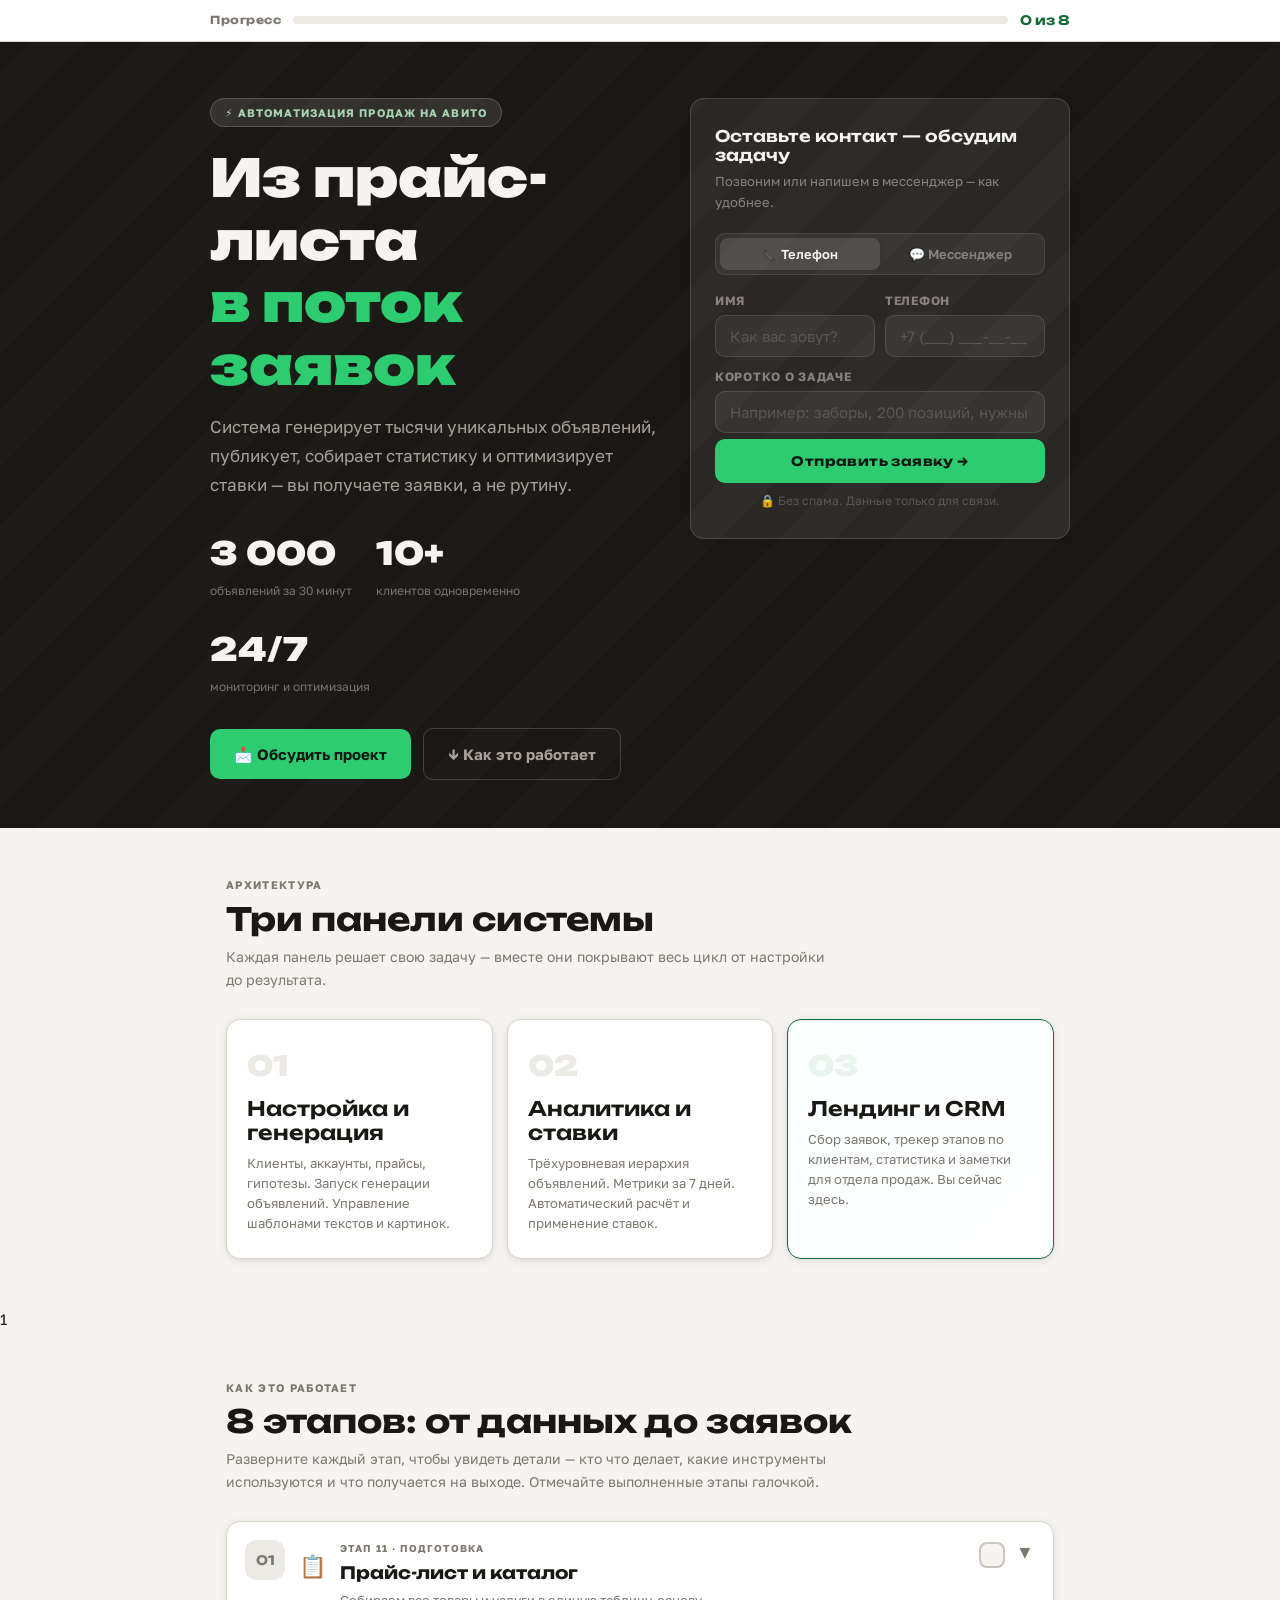
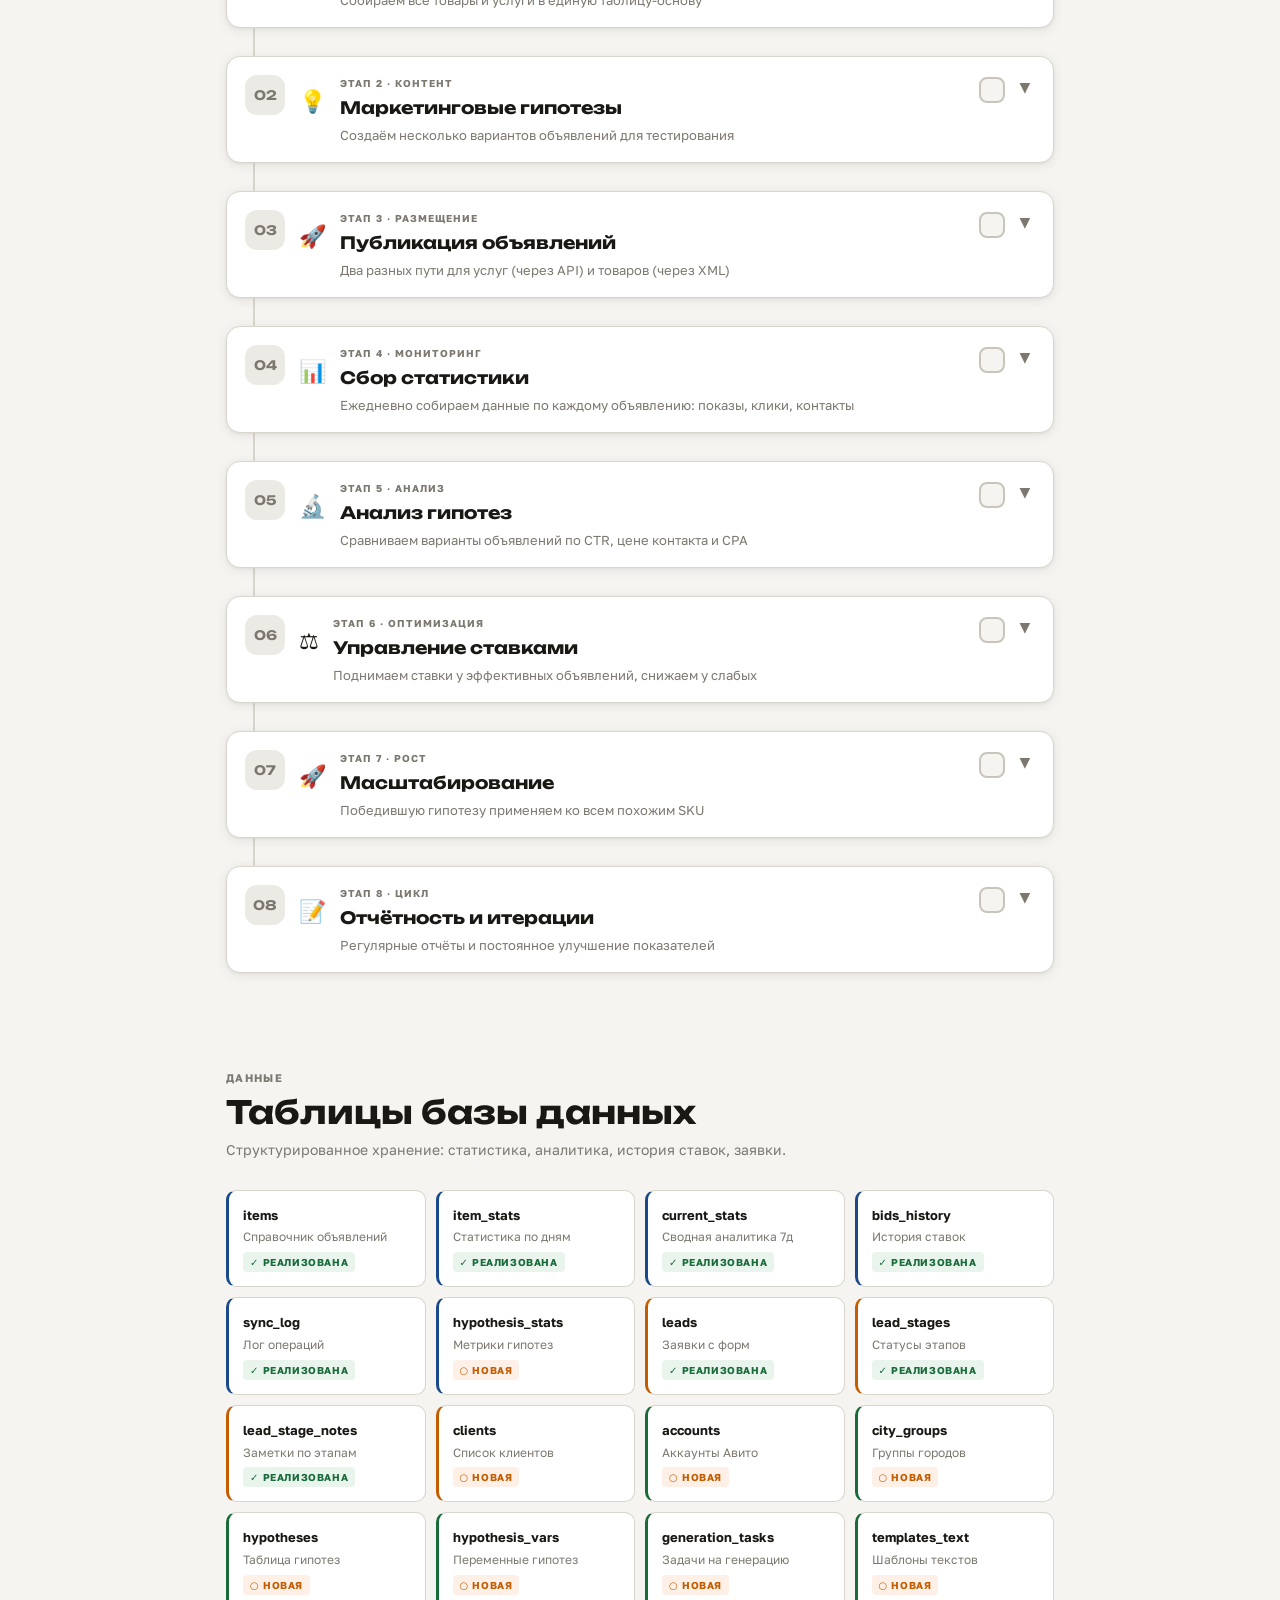
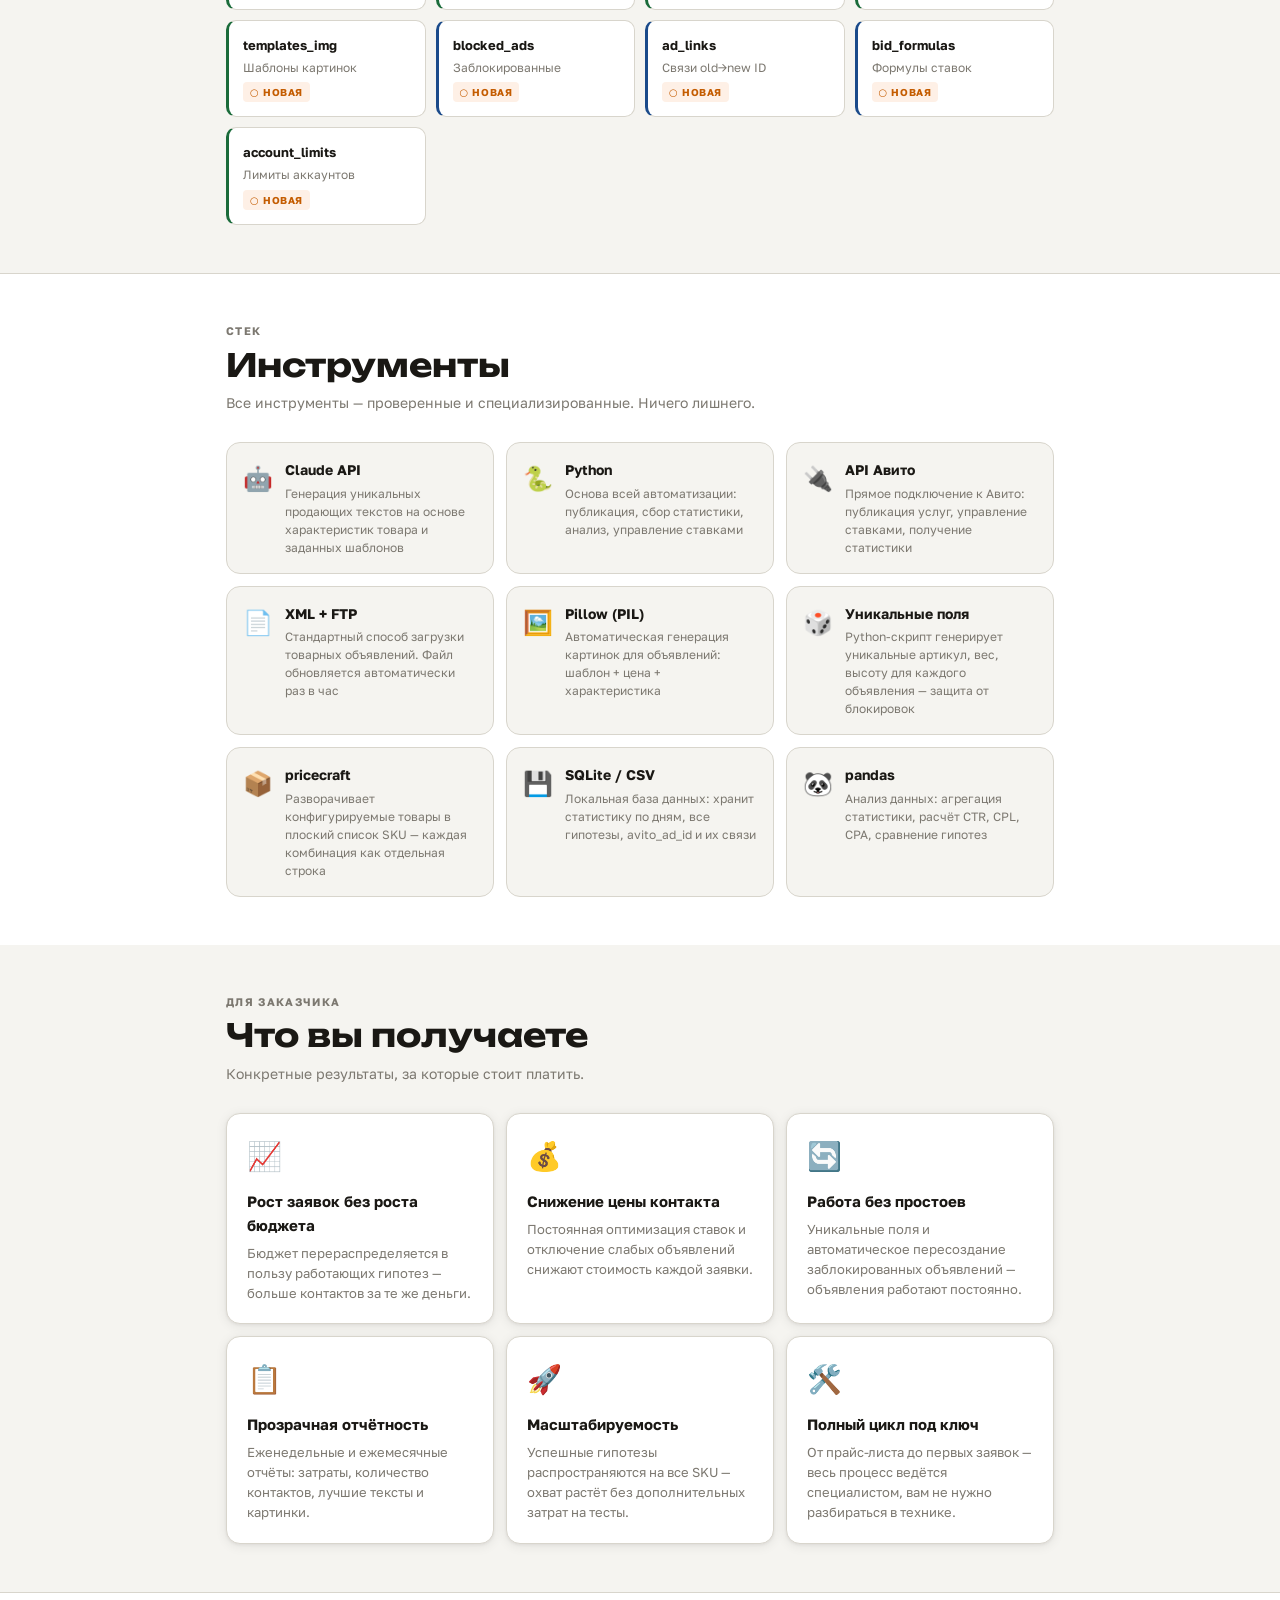
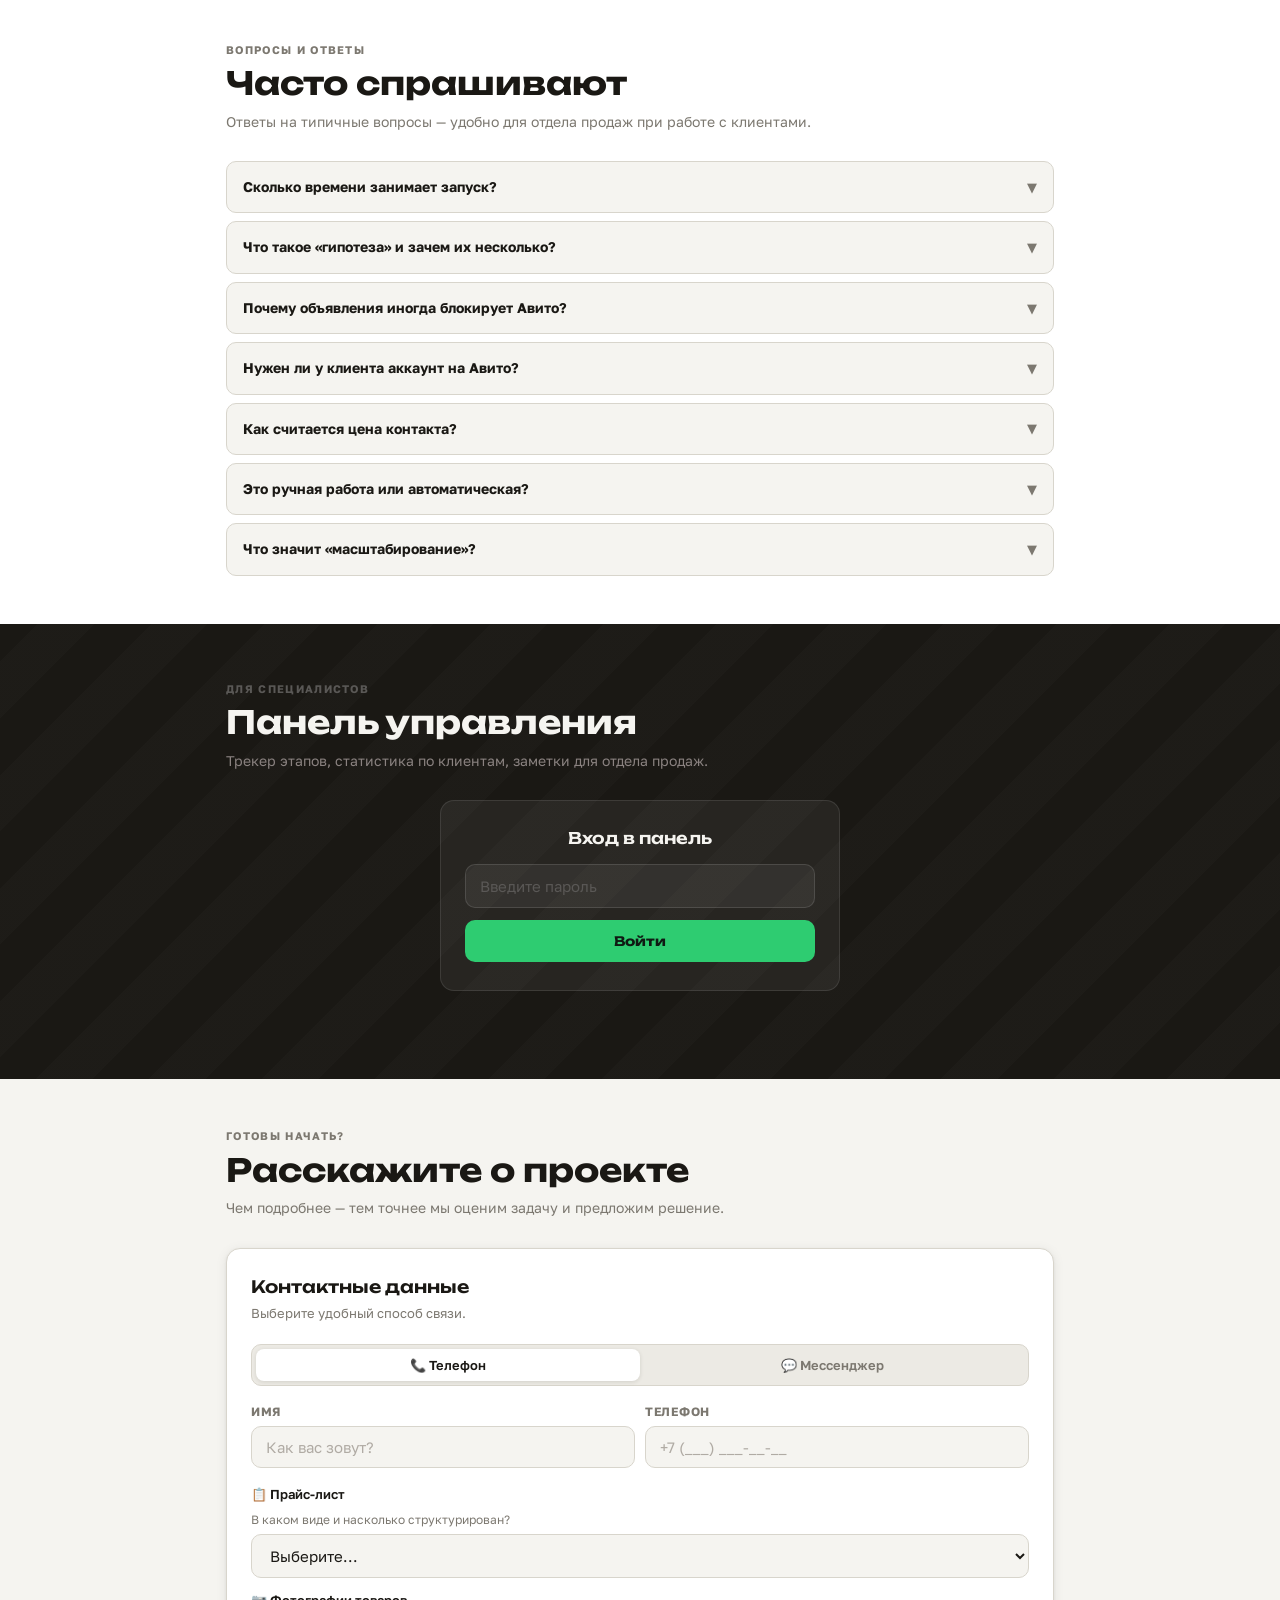
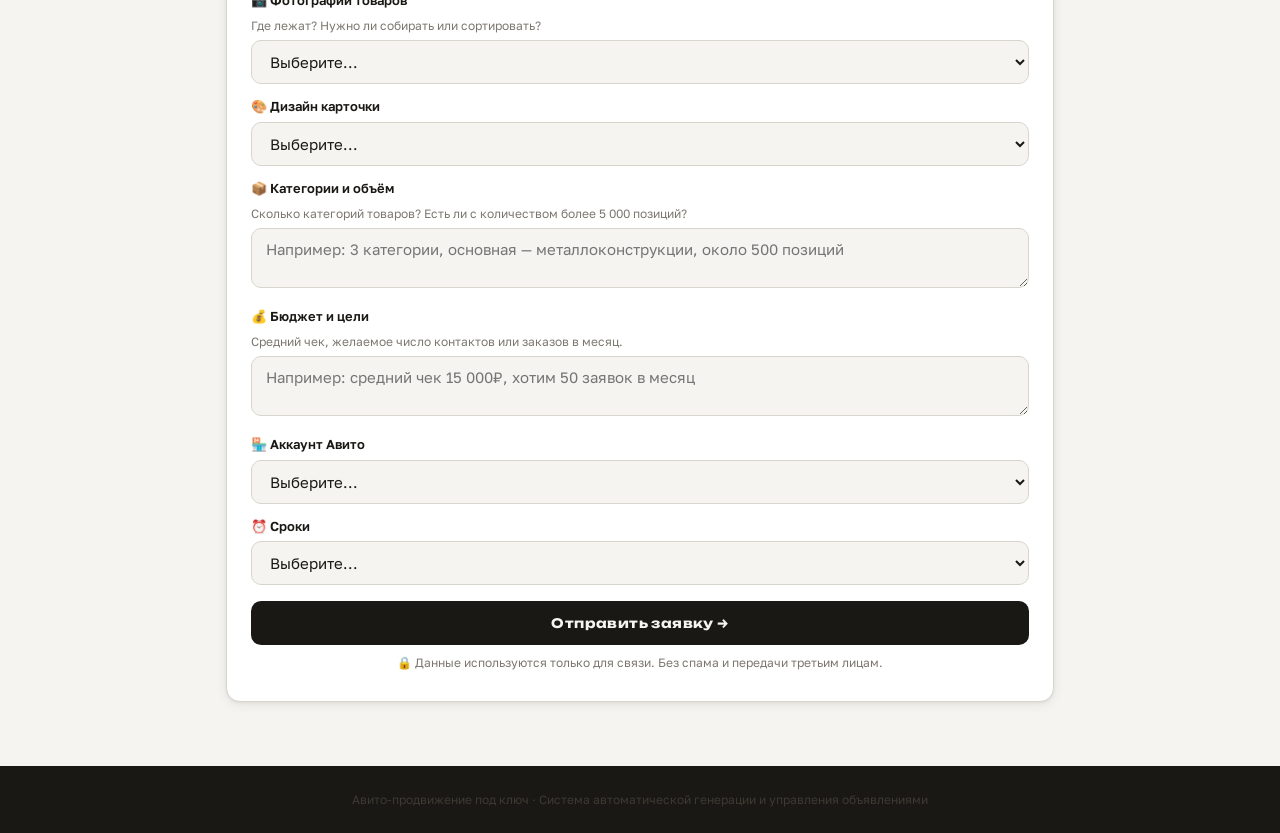
<file: panel/land.html>
<!DOCTYPE html>
<html lang="ru">
<head>
<meta charset="UTF-8">
<meta name="viewport" content="width=device-width, initial-scale=1.0, maximum-scale=1.0">
<title>Авито-продвижение — автоматизация заявок для бизнеса</title>
<style>
@import url('https://fonts.googleapis.com/css2?family=Unbounded:wght@400;600;700;900&family=Golos+Text:wght@400;500;600;700&display=swap');

:root {
  --bg: #f5f4f0;
  --bg2: #eceae4;
  --surface: #ffffff;
  --border: #d8d5cc;
  --border2: #c9c5bb;
  --ink: #1a1814;
  --ink2: #3d3a34;
  --muted: #7c7870;
  --accent: #1a6b3a;
  --accent-light: #e8f4ec;
  --accent2: #c45c00;
  --accent2-light: #fef0e6;
  --accent3: #1a4a8a;
  --accent3-light: #e8eef8;
  --check: #1a6b3a;
  --check-bg: #e8f4ec;
  --warn: #c45c00;
  --red: #c0392b;
  --red-light: #fdeaea;
  --r: 14px;
  --r-sm: 10px;
  --shadow: 0 2px 12px rgba(26,24,20,.08), 0 1px 3px rgba(26,24,20,.06);
  --shadow-lg: 0 8px 40px rgba(26,24,20,.12), 0 2px 8px rgba(26,24,20,.08);
}

*, *::before, *::after { box-sizing: border-box; margin: 0; padding: 0; }
html { scroll-behavior: smooth; }
body {
  background: var(--bg);
  color: var(--ink);
  font-family: 'Golos Text', system-ui, sans-serif;
  font-size: 15px;
  line-height: 1.6;
  -webkit-text-size-adjust: 100%;
}

h1,h2,h3,h4 { font-family: 'Unbounded', sans-serif; line-height: 1.2; }
h1 { font-size: clamp(22px, 5.5vw, 48px); font-weight: 900; }
h2 { font-size: clamp(18px, 3.5vw, 32px); font-weight: 700; }
h3 { font-size: clamp(14px, 2.5vw, 20px); font-weight: 600; }
p { color: var(--ink2); }

.container { max-width: 860px; margin: 0 auto; padding: 0 16px; }
section { padding: 48px 0; }

/* ═══════════════════════════════════════════
   STICKY PROGRESS BAR
═══════════════════════════════════════════ */
.progress-bar-wrap {
  position: sticky; top: 0; z-index: 100;
  background: var(--surface);
  border-bottom: 1px solid var(--border);
  padding: 10px 16px;
  box-shadow: 0 2px 8px rgba(26,24,20,.06);
}
.progress-bar-inner {
  max-width: 860px; margin: 0 auto;
  display: flex; align-items: center; gap: 12px;
}
.progress-label {
  font-family: 'Unbounded', sans-serif;
  font-size: 11px; font-weight: 700; color: var(--muted);
  white-space: nowrap; letter-spacing: .05em;
}
.progress-track { flex: 1; height: 8px; background: var(--bg2); border-radius: 100px; overflow: hidden; }
.progress-fill {
  height: 100%;
  background: linear-gradient(90deg, var(--accent), #2ecc71);
  border-radius: 100px; width: 0%;
  transition: width .4s cubic-bezier(.4,0,.2,1);
}
.progress-pct {
  font-family: 'Unbounded', sans-serif;
  font-size: 13px; font-weight: 700; color: var(--accent);
  min-width: 58px; text-align: right;
}

/* ═══════════════════════════════════════════
   HERO
═══════════════════════════════════════════ */
.hero {
  background: var(--ink); color: #f5f4f0;
  padding: 56px 16px 48px; position: relative; overflow: hidden;
}
.hero::before {
  content: ''; position: absolute; inset: 0;
  background: repeating-linear-gradient(-45deg, transparent, transparent 40px, rgba(255,255,255,.015) 40px, rgba(255,255,255,.015) 80px);
}
.hero-inner { max-width: 860px; margin: 0 auto; position: relative; display: grid; grid-template-columns: 1fr 380px; gap: 32px; align-items: start; }
.hero-badge {
  display: inline-flex; align-items: center; gap: 6px;
  background: rgba(255,255,255,.1); border: 1px solid rgba(255,255,255,.18);
  border-radius: 100px; padding: 5px 14px;
  font-size: 11px; font-weight: 700; letter-spacing: .1em; text-transform: uppercase;
  color: #a8d5b5; margin-bottom: 20px;
}
.hero h1 { color: #f5f4f0; margin-bottom: 16px; }
.hero h1 em { font-style: normal; color: #2ecc71; display: block; }
.hero-sub {
  font-size: clamp(14px, 2vw, 17px); color: #a8a09a;
  max-width: 450px; line-height: 1.7; margin-bottom: 28px;
}
.hero-stats { display: flex; gap: 24px; flex-wrap: wrap; margin-bottom: 32px; }
.hero-stat { display: flex; flex-direction: column; gap: 2px; }
.hero-stat-num { font-family: 'Unbounded', sans-serif; font-size: clamp(20px, 4vw, 32px); font-weight: 900; color: #f5f4f0; }
.hero-stat-label { font-size: 12px; color: #7a7270; }
.hero-cta-row { display: flex; gap: 12px; flex-wrap: wrap; align-items: center; }

/* ═══════════════════════════════════════════
   BUTTONS
═══════════════════════════════════════════ */
.btn {
  display: inline-flex; align-items: center; gap: 8px;
  padding: 13px 24px; border-radius: var(--r-sm);
  font-family: 'Golos Text', sans-serif; font-size: 15px; font-weight: 700;
  cursor: pointer; border: none; text-decoration: none;
  transition: all .18s; -webkit-tap-highlight-color: transparent;
}
.btn-primary { background: #2ecc71; color: #0f1a13; }
.btn-primary:hover { background: #27ae60; transform: translateY(-1px); box-shadow: 0 4px 16px rgba(46,204,113,.3); }
.btn-ghost { background: transparent; color: #a8a09a; border: 1px solid rgba(255,255,255,.18); }
.btn-ghost:hover { background: rgba(255,255,255,.06); }

/* ═══════════════════════════════════════════
   CONTACT FORM
═══════════════════════════════════════════ */
.contact-section {
  background: var(--surface); border: 1px solid var(--border);
  border-radius: var(--r); padding: 28px 24px; box-shadow: var(--shadow);
}
.contact-section.hero-form {
  background: rgba(255,255,255,.07); border-color: rgba(255,255,255,.15);
}
.contact-section.hero-form h3 { color: #f5f4f0; font-size: 16px; }
.contact-section.hero-form .sub { color: #8a8280; }
.contact-section.hero-form .field label { color: #8a8280; }
.contact-section.hero-form .field input,
.contact-section.hero-form .field textarea,
.contact-section.hero-form .field select {
  background: rgba(255,255,255,.06); border-color: rgba(255,255,255,.12); color: #f5f4f0;
}
.contact-section.hero-form .field input:focus,
.contact-section.hero-form .field textarea:focus {
  border-color: #2ecc71; background: rgba(255,255,255,.1);
}
.contact-section.hero-form .field input::placeholder,
.contact-section.hero-form .field textarea::placeholder { color: #5a5856; }
.contact-section.hero-form .form-toggle { background: rgba(255,255,255,.06); border-color: rgba(255,255,255,.1); }
.contact-section.hero-form .toggle-btn { color: #8a8280; }
.contact-section.hero-form .toggle-btn.active { background: rgba(255,255,255,.12); color: #f5f4f0; }
.contact-section.hero-form .msg-btn { background: rgba(255,255,255,.06); border-color: rgba(255,255,255,.12); color: #a8a09a; }
.contact-section.hero-form .msg-btn:hover,
.contact-section.hero-form .msg-btn.active { border-color: #2ecc71; background: rgba(46,204,113,.1); color: #2ecc71; }
.contact-section.hero-form .form-submit { background: #2ecc71; color: #0f1a13; }
.contact-section.hero-form .form-submit:hover { background: #27ae60; }
.contact-section.hero-form .form-note { color: #5a5856; }

.contact-section h3 { margin-bottom: 6px; font-size: 17px; }
.contact-section .sub { font-size: 13px; color: var(--muted); margin-bottom: 20px; }

.form-toggle {
  display: flex; gap: 0; background: var(--bg2); border-radius: var(--r-sm);
  padding: 4px; margin-bottom: 16px; border: 1px solid var(--border);
}
.toggle-btn {
  flex: 1; padding: 8px 12px; border-radius: 8px; border: none;
  background: transparent; font-family: 'Golos Text', sans-serif;
  font-size: 13px; font-weight: 600; color: var(--muted);
  cursor: pointer; transition: all .16s; -webkit-tap-highlight-color: transparent;
}
.toggle-btn.active { background: var(--surface); color: var(--ink); box-shadow: 0 1px 4px rgba(26,24,20,.12); }

.form-fields { display: flex; flex-direction: column; gap: 10px; }
.form-row { display: flex; gap: 10px; }
.form-row .field { flex: 1; }
.field label {
  display: block; font-size: 12px; font-weight: 700; color: var(--muted);
  letter-spacing: .06em; text-transform: uppercase; margin-bottom: 5px;
}
.field input, .field select, .field textarea {
  width: 100%; padding: 11px 14px; border: 1.5px solid var(--border);
  border-radius: var(--r-sm); background: var(--bg); color: var(--ink);
  font-family: 'Golos Text', sans-serif; font-size: 15px;
  outline: none; transition: border-color .16s;
  -webkit-appearance: none; appearance: none;
}
.field input:focus, .field select:focus, .field textarea:focus { border-color: var(--accent); background: var(--surface); }
.field input::placeholder, .field textarea::placeholder { color: #b0aba4; }
.field textarea { resize: vertical; min-height: 60px; }

.messenger-panel { display: none; }
.messenger-panel.show { display: block; }
.phone-panel { display: block; }
.phone-panel.hide { display: none; }

.messenger-grid { display: grid; grid-template-columns: repeat(3, 1fr); gap: 8px; margin-bottom: 12px; }
.msg-btn {
  padding: 10px 8px; border-radius: var(--r-sm); border: 2px solid var(--border);
  background: var(--bg); font-family: 'Golos Text', sans-serif;
  font-size: 13px; font-weight: 600; color: var(--ink2);
  cursor: pointer; transition: all .16s;
  display: flex; align-items: center; justify-content: center; gap: 6px;
  -webkit-tap-highlight-color: transparent;
}
.msg-btn:hover, .msg-btn.active { border-color: var(--accent); background: var(--accent-light); color: var(--accent); }

.form-submit {
  width: 100%; margin-top: 6px; padding: 14px;
  background: var(--ink); color: #f5f4f0; border: none;
  border-radius: var(--r-sm); font-family: 'Unbounded', sans-serif;
  font-size: 13px; font-weight: 700; cursor: pointer;
  transition: all .18s; letter-spacing: .03em;
  -webkit-tap-highlight-color: transparent;
}
.form-submit:hover { background: var(--accent); transform: translateY(-1px); box-shadow: 0 4px 16px rgba(26,107,58,.3); }
.form-note { font-size: 12px; color: var(--muted); text-align: center; margin-top: 8px; }
.form-success { display: none; text-align: center; padding: 24px 0 8px; }
.form-success .check-big { font-size: 48px; margin-bottom: 10px; }
.form-success h4 { font-size: 16px; margin-bottom: 6px; }
.form-success p { font-size: 14px; color: var(--muted); }

/* ═══════════════════════════════════════════
   SECTION HEADERS
═══════════════════════════════════════════ */
.sec-header { margin-bottom: 28px; }
.sec-eyebrow { font-size: 11px; font-weight: 700; letter-spacing: .12em; text-transform: uppercase; color: var(--muted); margin-bottom: 6px; }
.sec-header h2 { margin-bottom: 8px; }
.sec-header p { font-size: 14px; color: var(--muted); max-width: 600px; }


/* ═══════════════════════════════════════════
   FAQ (for sales team)
═══════════════════════════════════════════ */
.faq-section { background: var(--surface); padding: 48px 0; border-top: 1px solid var(--border); }
.faq-list { margin-top: 24px; display: flex; flex-direction: column; gap: 8px; }
.faq-item {
  border: 1.5px solid var(--border);
  border-radius: var(--r-sm);
  overflow: hidden;
  background: var(--bg);
}
.faq-q {
  padding: 14px 16px;
  font-weight: 700;
  font-size: 14px;
  cursor: pointer;
  display: flex;
  justify-content: space-between;
  align-items: center;
  gap: 12px;
  -webkit-tap-highlight-color: transparent;
  user-select: none;
}
.faq-q .fchev { color: var(--muted); transition: transform .2s; font-size: 13px; flex-shrink: 0; }
.faq-item.open .fchev { transform: rotate(180deg); }
.faq-a {
  display: none;
  padding: 0 16px 14px;
  font-size: 14px;
  color: var(--ink2);
  line-height: 1.7;
  border-top: 1px solid var(--border);
  padding-top: 12px;
}
.faq-item.open .faq-a { display: block; }

/* ═══════════════════════════════════════════
   PANELS OVERVIEW (3 cards)
═══════════════════════════════════════════ */
.panels-grid {
  display: grid; grid-template-columns: repeat(3, 1fr); gap: 14px; margin-top: 24px;
}
.panel-card {
  background: var(--surface); border: 1.5px solid var(--border);
  border-radius: var(--r); padding: 24px 20px;
  box-shadow: var(--shadow); transition: border-color .18s, box-shadow .18s;
}
.panel-card:hover { border-color: var(--accent); box-shadow: var(--shadow-lg); }
.panel-card .panel-num {
  font-family: 'Unbounded', sans-serif; font-size: 28px; font-weight: 900;
  color: var(--bg2); margin-bottom: 8px;
}
.panel-card h3 { margin-bottom: 8px; }
.panel-card p { font-size: 13px; color: var(--muted); line-height: 1.55; }
.panel-card.active { border-color: var(--accent); background: linear-gradient(135deg, #fafffe, var(--surface)); }
.panel-card.active .panel-num { color: var(--accent-light); }

/* ═══════════════════════════════════════════
   FLOW STEPS (8 steps accordion)
═══════════════════════════════════════════ */
.flow-list { display: flex; flex-direction: column; gap: 0; }
.step-connector { display: flex; justify-content: flex-start; padding-left: 27px; height: 28px; }
.step-connector-line { width: 2px; background: var(--border); height: 100%; border-radius: 2px; }
.step-card {
  background: var(--surface); border: 1.5px solid var(--border);
  border-radius: var(--r); overflow: hidden; box-shadow: var(--shadow);
  transition: border-color .2s, box-shadow .2s;
  animation: fadeSlideIn .3s ease both;
}
.step-card.checked { border-color: #a8d5b5; background: linear-gradient(135deg, #fafffe, var(--surface)); }
.step-card.checked .step-num-wrap { background: var(--check-bg); }
.step-card.checked .step-num { color: var(--check); }
.step-header {
  display: flex; align-items: flex-start; gap: 14px;
  padding: 18px 18px 16px; cursor: pointer;
  -webkit-tap-highlight-color: transparent; user-select: none;
}
.step-num-wrap {
  min-width: 40px; height: 40px; background: var(--bg2);
  border-radius: 12px; display: flex; align-items: center;
  justify-content: center; flex-shrink: 0; transition: background .2s;
}
.step-num { font-family: 'Unbounded', sans-serif; font-size: 13px; font-weight: 700; color: var(--muted); }
.step-emoji { font-size: 22px; flex-shrink: 0; margin-top: 8px; }
.step-head-body { flex: 1; min-width: 0; }
.step-label { font-size: 10px; font-weight: 700; letter-spacing: .1em; text-transform: uppercase; color: var(--muted); margin-bottom: 3px; }
.step-title { font-family: 'Unbounded', sans-serif; font-size: clamp(13px, 3vw, 17px); font-weight: 700; color: var(--ink); }
.step-short { font-size: 13px; color: var(--muted); margin-top: 4px; }
.step-check-area { display: flex; align-items: flex-start; gap: 10px; flex-shrink: 0; padding-top: 2px; }
.chevron { width: 20px; height: 20px; display: flex; align-items: center; justify-content: center; color: var(--muted); transition: transform .25s; font-size: 14px; }
.step-card.open .chevron { transform: rotate(180deg); }
.step-checkbox {
  width: 26px; height: 26px; border-radius: 8px; border: 2px solid var(--border2);
  background: var(--bg); cursor: pointer; display: flex; align-items: center;
  justify-content: center; font-size: 14px; transition: all .18s; flex-shrink: 0;
  -webkit-tap-highlight-color: transparent;
}
.step-checkbox:hover { border-color: var(--check); }
.step-checkbox.done { background: var(--check); border-color: var(--check); color: white; }
.step-body { display: none; padding: 0 18px 20px; border-top: 1px solid var(--border); padding-top: 18px; }
.step-card.open .step-body { display: block; }
.body-section { margin-bottom: 20px; }
.body-section:last-child { margin-bottom: 0; }
.body-section-title {
  font-size: 11px; font-weight: 700; letter-spacing: .1em; text-transform: uppercase;
  color: var(--muted); margin-bottom: 10px; display: flex; align-items: center; gap: 6px;
}
.body-section-title::after { content: ''; flex: 1; height: 1px; background: var(--border); }
.desc-block {
  background: var(--bg); border-radius: var(--r-sm); padding: 14px 16px;
  font-size: 14px; color: var(--ink2); line-height: 1.7; border-left: 3px solid var(--border2);
}

/* who does what */
.who-does {
  display: grid;
  grid-template-columns: 1fr 1fr;
  gap: 10px;
}
@media(max-width:500px){ .who-does { grid-template-columns: 1fr; } }
.who-card {
  border-radius: var(--r-sm);
  padding: 12px 14px;
  font-size: 13px;
}
.who-card.human { background: var(--accent2-light); border: 1px solid #f5cba0; }
.who-card.machine { background: var(--accent3-light); border: 1px solid #b8c8e8; }
.who-card-label {
  font-size: 10px;
  font-weight: 700;
  letter-spacing: .1em;
  text-transform: uppercase;
  margin-bottom: 6px;
}
.who-card.human .who-card-label { color: var(--accent2); }
.who-card.machine .who-card-label { color: var(--accent3); }
.who-card ul { padding-left: 16px; }
.who-card ul li { margin-bottom: 3px; color: var(--ink2); line-height: 1.5; }


/* example */
.example-block {
  background: linear-gradient(135deg, var(--accent-light), rgba(232,244,236,.4));
  border: 1px solid #a8d5b5;
  border-radius: var(--r-sm);
  padding: 12px 14px;
  font-size: 13px;
  color: var(--ink2);
  line-height: 1.65;
}
.example-block strong { color: var(--accent); font-weight: 700; }

/* data flow */
.data-flow { display: flex; flex-direction: column; gap: 6px; }
.df-row { display: flex; align-items: center; gap: 8px; flex-wrap: wrap; }
.df-item { font-size: 12px; font-weight: 600; padding: 5px 11px; border-radius: 8px; display: inline-flex; align-items: center; gap: 5px; white-space: nowrap; }
.df-item.input { background: var(--accent2-light); border: 1px solid #f5cba0; color: var(--accent2); }
.df-item.tool { background: var(--accent3-light); border: 1px solid #b8c8e8; color: var(--accent3); }
.df-item.output { background: var(--accent-light); border: 1px solid #a8d5b5; color: var(--accent); }
.df-arrow { color: var(--muted); font-size: 16px; }

/* ═══════════════════════════════════════════
   DB TABLES GRID
═══════════════════════════════════════════ */
.db-grid { display: grid; grid-template-columns: repeat(auto-fill, minmax(180px, 1fr)); gap: 10px; margin-top: 24px; }
.db-card {
  background: var(--surface); border: 1.5px solid var(--border);
  border-radius: var(--r-sm); padding: 14px; font-size: 13px;
  transition: border-color .15s;
}
.db-card:hover { border-color: var(--accent); }
.db-card .db-name { font-weight: 700; margin-bottom: 4px; }
.db-card .db-desc { color: var(--muted); font-size: 12px; line-height: 1.4; }
.db-card .db-badge {
  display: inline-block; font-size: 10px; font-weight: 700; letter-spacing: .06em;
  text-transform: uppercase; padding: 2px 7px; border-radius: 4px; margin-top: 6px;
}
.db-card.done .db-badge { background: var(--accent-light); color: var(--accent); }
.db-card.new .db-badge { background: var(--accent2-light); color: var(--accent2); }
.db-card.group-stats { border-left: 3px solid var(--accent3); }
.db-card.group-gen { border-left: 3px solid var(--accent); }
.db-card.group-crm { border-left: 3px solid var(--accent2); }

/* ═══════════════════════════════════════════
   TECH STACK + RESULTS
═══════════════════════════════════════════ */
.tools-section { background: var(--surface); padding: 48px 0; border-top: 1px solid var(--border); }
.tools-grid { display: grid; grid-template-columns: repeat(auto-fill, minmax(200px, 1fr)); gap: 12px; margin-top: 24px; }
.tool-card {
  background: var(--bg); border: 1.5px solid var(--border); border-radius: var(--r);
  padding: 16px; display: flex; gap: 12px; align-items: flex-start;
  transition: border-color .18s, box-shadow .18s;
}
.tool-card:hover { border-color: var(--accent); box-shadow: var(--shadow); }
.tool-icon { font-size: 24px; flex-shrink: 0; }
.tool-name { font-weight: 700; font-size: 14px; margin-bottom: 3px; }
.tool-use { font-size: 12px; color: var(--muted); line-height: 1.5; }

.results-grid { display: grid; grid-template-columns: repeat(auto-fill, minmax(220px, 1fr)); gap: 12px; margin-top: 24px; }
.result-card {
  background: var(--surface); border: 1.5px solid var(--border); border-radius: var(--r);
  padding: 20px; box-shadow: var(--shadow); transition: border-color .18s, box-shadow .18s;
}
.result-card:hover { border-color: var(--accent); box-shadow: var(--shadow-lg); }
.result-icon { font-size: 28px; margin-bottom: 10px; }
.result-title { font-weight: 700; font-size: 15px; margin-bottom: 6px; }
.result-desc { font-size: 13px; color: var(--muted); line-height: 1.55; }

/* ═══════════════════════════════════════════
   AUTH ZONE (dark)
═══════════════════════════════════════════ */
.auth-zone {
  background: var(--ink); color: #f5f4f0; padding: 56px 16px;
  position: relative; overflow: hidden;
}
.auth-zone::before {
  content: ''; position: absolute; inset: 0;
  background: repeating-linear-gradient(-45deg, transparent, transparent 40px, rgba(255,255,255,.015) 40px, rgba(255,255,255,.015) 80px);
}
.auth-zone .container { position: relative; }
.auth-zone .sec-eyebrow { color: #5a5856; }
.auth-zone .sec-header h2 { color: #f5f4f0; }
.auth-zone .sec-header p { color: #8a8280; }

/* login box */
.login-box {
  max-width: 400px; margin: 0 auto 32px;
  background: rgba(255,255,255,.06); border: 1px solid rgba(255,255,255,.1);
  border-radius: var(--r); padding: 28px 24px; text-align: center;
}
.login-box h3 { color: #f5f4f0; margin-bottom: 16px; font-size: 16px; }
.login-box input {
  width: 100%; padding: 12px 14px; border-radius: var(--r-sm);
  background: rgba(255,255,255,.06); border: 1.5px solid rgba(255,255,255,.12);
  color: #f5f4f0; font-family: 'Golos Text', sans-serif; font-size: 15px;
  outline: none; transition: border-color .16s; margin-bottom: 12px;
}
.login-box input:focus { border-color: #2ecc71; }
.login-box input::placeholder { color: #5a5856; }
.login-box button {
  width: 100%; padding: 13px; border-radius: var(--r-sm); border: none;
  background: #2ecc71; color: #0f1a13; font-family: 'Unbounded', sans-serif;
  font-size: 13px; font-weight: 700; cursor: pointer; transition: all .18s;
}
.login-box button:hover { background: #27ae60; }
.login-error { color: #e74c3c; font-size: 13px; margin-bottom: 10px; display: none; }
.login-lockout { color: #e74c3c; font-size: 13px; display: none; }

/* clients list */
.auth-content { display: none; }
.auth-content.visible { display: block; }

.clients-list { display: flex; flex-direction: column; gap: 8px; margin-top: 20px; }
.client-row {
  display: grid; grid-template-columns: 8px 1fr 120px 100px 80px;
  gap: 14px; align-items: center;
  background: rgba(255,255,255,.04); border: 1px solid rgba(255,255,255,.08);
  border-radius: var(--r-sm); padding: 14px 16px;
  cursor: pointer; transition: all .15s;
}
.client-row:hover { background: rgba(255,255,255,.08); border-color: rgba(255,255,255,.15); }
.client-row.expanded { background: rgba(46,204,113,.06); border-color: rgba(46,204,113,.2); }

.priority-dot { width: 8px; height: 8px; border-radius: 50%; flex-shrink: 0; }
.priority-dot.bad { background: #e74c3c; }
.priority-dot.ok { background: #95a5a6; }
.priority-dot.good { background: #2ecc71; }

.client-name { font-weight: 700; font-size: 14px; color: #f5f4f0; }
.client-cat { font-size: 12px; color: #7a7270; margin-top: 2px; }
.client-cpl { font-family: 'Unbounded', sans-serif; font-size: 14px; font-weight: 700; color: #f5f4f0; text-align: right; }
.client-delta { font-size: 12px; text-align: right; }
.client-delta.up { color: #e74c3c; }
.client-delta.down { color: #2ecc71; }
.client-delta.flat { color: #95a5a6; }
.client-expand-icon { text-align: right; color: #5a5856; font-size: 16px; transition: transform .2s; }
.client-row.expanded .client-expand-icon { transform: rotate(180deg); }

/* tracker */
.tracker-wrap { display: none; margin-top: 4px; margin-bottom: 8px; }
.tracker-wrap.visible { display: block; }
.tracker-inner {
  background: rgba(255,255,255,.03); border: 1px solid rgba(255,255,255,.06);
  border-radius: var(--r); padding: 20px; margin-left: 22px;
}
.tracker-stats {
  display: grid; grid-template-columns: repeat(4, 1fr); gap: 12px;
  margin-bottom: 20px; padding-bottom: 16px; border-bottom: 1px solid rgba(255,255,255,.06);
}
.tracker-stat { text-align: center; }
.tracker-stat-val { font-family: 'Unbounded', sans-serif; font-size: 16px; font-weight: 700; color: #f5f4f0; }
.tracker-stat-val.green { color: #2ecc71; }
.tracker-stat-val.yellow { color: #f1c40f; }
.tracker-stat-label { font-size: 10px; color: #5a5856; margin-top: 2px; text-transform: uppercase; letter-spacing: .05em; }

.tracker-stages { display: flex; flex-direction: column; gap: 8px; }
.tracker-stage {
  display: flex; gap: 12px; align-items: flex-start;
  padding: 10px 12px; border-radius: var(--r-sm);
  background: rgba(255,255,255,.02); border: 1px solid rgba(255,255,255,.04);
  transition: background .15s;
}
.tracker-stage:hover { background: rgba(255,255,255,.05); }
.stage-check {
  width: 22px; height: 22px; border-radius: 6px; border: 2px solid rgba(255,255,255,.2);
  background: transparent; cursor: pointer; display: flex; align-items: center;
  justify-content: center; font-size: 12px; transition: all .18s; flex-shrink: 0; margin-top: 1px;
  color: transparent;
}
.stage-check:hover { border-color: #2ecc71; }
.stage-check.done { background: #2ecc71; border-color: #2ecc71; color: #0f1a13; }
.stage-body { flex: 1; min-width: 0; }
.stage-title { font-size: 13px; font-weight: 600; color: #d0d0d0; margin-bottom: 4px; }
.stage-note-toggle {
  font-size: 11px; color: #5a5856; cursor: pointer; transition: color .15s;
}
.stage-note-toggle:hover { color: #2ecc71; }
.stage-note-area { display: none; margin-top: 8px; }
.stage-note-area.visible { display: block; }
.stage-note-area textarea {
  width: 100%; padding: 10px 12px; min-height: 50px;
  background: rgba(255,255,255,.04); border: 1px solid rgba(255,255,255,.08);
  border-radius: 8px; color: #d0d0d0; font-family: 'Golos Text', sans-serif;
  font-size: 13px; outline: none; resize: vertical; transition: border-color .15s;
}
.stage-note-area textarea:focus { border-color: #2ecc71; }
.stage-note-area textarea::placeholder { color: #4a4846; }

/* ═══════════════════════════════════════════
   BOTTOM FORM (extended 8 fields)
═══════════════════════════════════════════ */
.bottom-contact { padding: 48px 0 64px; }
.extended-fields { display: flex; flex-direction: column; gap: 12px; margin-top: 16px; }
.ext-field { }
.ext-field label { display: block; font-size: 13px; font-weight: 600; color: var(--ink); margin-bottom: 5px; }
.ext-field .hint { font-size: 12px; color: var(--muted); margin-bottom: 5px; }
.ext-field select, .ext-field textarea, .ext-field input {
  width: 100%; padding: 11px 14px; border: 1.5px solid var(--border);
  border-radius: var(--r-sm); background: var(--bg); color: var(--ink);
  font-family: 'Golos Text', sans-serif; font-size: 15px; outline: none;
  transition: border-color .16s;
}
.ext-field select:focus, .ext-field textarea:focus, .ext-field input:focus {
  border-color: var(--accent); background: var(--surface);
}
.ext-field textarea { resize: vertical; min-height: 60px; }

/* ═══════════════════════════════════════════
   FOOTER
═══════════════════════════════════════════ */
footer {
  background: var(--ink); color: #7a7270; text-align: center;
  padding: 24px 16px; font-size: 12px;
}

/* ═══════════════════════════════════════════
   RESPONSIVE
═══════════════════════════════════════════ */
@media(max-width:760px) {
  .hero-inner { grid-template-columns: 1fr; }
  .panels-grid { grid-template-columns: 1fr; }
  .client-row { grid-template-columns: 8px 1fr 80px; }
  .client-cpl, .client-expand-icon { display: none; }
  .tracker-stats { grid-template-columns: repeat(2, 1fr); }
}
@media(max-width:640px) {
  section { padding: 36px 0; }
  .hero { padding: 40px 16px 36px; }
  .hero-stats { gap: 16px; }
  .form-row { flex-direction: column; gap: 10px; }
  .messenger-grid { grid-template-columns: repeat(2, 1fr); }
  .step-header { padding: 14px 14px 12px; gap: 10px; }
  .step-body { padding: 0 14px 16px; padding-top: 14px; }
}
@media(max-width:380px) {
  .step-emoji { display: none; }
  .messenger-grid { grid-template-columns: 1fr 1fr; }
}

@keyframes fadeSlideIn {
  from { opacity: 0; transform: translateY(10px); }
  to { opacity: 1; transform: translateY(0); }
}
</style>
<style>
@import url('https://fonts.googleapis.com/css2?family=Unbounded:wght@400;600;700;900&family=Golos+Text:wght@400;500;600;700&display=swap');

:root {
  --bg: #f5f4f0;
  --bg2: #eceae4;
  --surface: #ffffff;
  --border: #d8d5cc;
  --border2: #c9c5bb;
  --ink: #1a1814;
  --ink2: #3d3a34;
  --muted: #7c7870;
  --accent: #1a6b3a;
  --accent-light: #e8f4ec;
  --accent2: #c45c00;
  --accent2-light: #fef0e6;
  --accent3: #1a4a8a;
  --accent3-light: #e8eef8;
  --check: #1a6b3a;
  --check-bg: #e8f4ec;
  --warn: #c45c00;
  --r: 14px;
  --r-sm: 10px;
  --shadow: 0 2px 12px rgba(26,24,20,.08), 0 1px 3px rgba(26,24,20,.06);
  --shadow-lg: 0 8px 40px rgba(26,24,20,.12), 0 2px 8px rgba(26,24,20,.08);
}

*, *::before, *::after { box-sizing: border-box; margin: 0; padding: 0; }

html { scroll-behavior: smooth; }

body {
  background: var(--bg);
  color: var(--ink);
  font-family: 'Golos Text', system-ui, sans-serif;
  font-size: 15px;
  line-height: 1.6;
  -webkit-text-size-adjust: 100%;
}

/* ── TYPOGRAPHY ── */
h1,h2,h3,h4 { font-family: 'Unbounded', sans-serif; line-height: 1.2; }
h1 { font-size: clamp(22px, 5.5vw, 52px); font-weight: 900; }
h2 { font-size: clamp(18px, 3.5vw, 32px); font-weight: 700; }
h3 { font-size: clamp(14px, 2.5vw, 20px); font-weight: 600; }
p { color: var(--ink2); }

/* ── LAYOUT ── */
.container { max-width: 860px; margin: 0 auto; padding: 0 16px; }
section { padding: 48px 0; }

/* ═══════════════════════════════════════════
   STICKY PROGRESS BAR
═══════════════════════════════════════════ */
.progress-bar-wrap {
  position: sticky;
  top: 0;
  z-index: 100;
  background: var(--surface);
  border-bottom: 1px solid var(--border);
  padding: 10px 16px;
  box-shadow: 0 2px 8px rgba(26,24,20,.06);
}
.progress-bar-inner {
  max-width: 860px;
  margin: 0 auto;
  display: flex;
  align-items: center;
  gap: 12px;
}
.progress-label {
  font-family: 'Unbounded', sans-serif;
  font-size: 11px;
  font-weight: 700;
  color: var(--muted);
  white-space: nowrap;
  letter-spacing: .05em;
}
.progress-track {
  flex: 1;
  height: 8px;
  background: var(--bg2);
  border-radius: 100px;
  overflow: hidden;
}
.progress-fill {
  height: 100%;
  background: linear-gradient(90deg, var(--accent), #2ecc71);
  border-radius: 100px;
  width: 0%;
  transition: width .4s cubic-bezier(.4,0,.2,1);
}
.progress-pct {
  font-family: 'Unbounded', sans-serif;
  font-size: 13px;
  font-weight: 700;
  color: var(--accent);
  min-width: 38px;
  text-align: right;
}

/* ═══════════════════════════════════════════
   HERO
═══════════════════════════════════════════ */
.hero {
  background: var(--ink);
  color: #f5f4f0;
  padding: 56px 16px 48px;
  position: relative;
  overflow: hidden;
}
.hero::before {
  content: '';
  position: absolute;
  inset: 0;
  background: repeating-linear-gradient(
    -45deg,
    transparent,
    transparent 40px,
    rgba(255,255,255,.015) 40px,
    rgba(255,255,255,.015) 80px
  );
}
.hero-inner { max-width: 860px; margin: 0 auto; position: relative; }
.hero-badge {
  display: inline-flex;
  align-items: center;
  gap: 6px;
  background: rgba(255,255,255,.1);
  border: 1px solid rgba(255,255,255,.18);
  border-radius: 100px;
  padding: 5px 14px;
  font-size: 11px;
  font-weight: 700;
  letter-spacing: .1em;
  text-transform: uppercase;
  color: #a8d5b5;
  margin-bottom: 20px;
}
.hero h1 { color: #f5f4f0; margin-bottom: 16px; }
.hero h1 em {
  font-style: normal;
  color: #2ecc71;
  display: block;
}
.hero-sub {
  font-size: clamp(14px, 2vw, 17px);
  color: #a8a09a;
  max-width: 620px;
  line-height: 1.7;
  margin-bottom: 28px;
}
.hero-stats {
  display: flex;
  gap: 24px;
  flex-wrap: wrap;
  margin-bottom: 32px;
}
.hero-stat {
  display: flex;
  flex-direction: column;
  gap: 2px;
}
.hero-stat-num {
  font-family: 'Unbounded', sans-serif;
  font-size: clamp(20px, 4vw, 32px);
  font-weight: 900;
  color: #f5f4f0;
}
.hero-stat-label { font-size: 12px; color: #7a7270; }
.hero-cta-row {
  display: flex;
  gap: 12px;
  flex-wrap: wrap;
  align-items: center;
}
.btn {
  display: inline-flex;
  align-items: center;
  gap: 8px;
  padding: 13px 24px;
  border-radius: var(--r-sm);
  font-family: 'Golos Text', sans-serif;
  font-size: 15px;
  font-weight: 700;
  cursor: pointer;
  border: none;
  text-decoration: none;
  transition: all .18s;
  -webkit-tap-highlight-color: transparent;
}
.btn-primary { background: #2ecc71; color: #0f1a13; }
.btn-primary:hover { background: #27ae60; transform: translateY(-1px); box-shadow: 0 4px 16px rgba(46,204,113,.3); }
.btn-ghost { background: transparent; color: #a8a09a; border: 1px solid rgba(255,255,255,.18); }
.btn-ghost:hover { background: rgba(255,255,255,.06); }

/* ═══════════════════════════════════════════
   CONTACT FORM (top + bottom)
═══════════════════════════════════════════ */
.contact-section {
  background: var(--surface);
  border: 1px solid var(--border);
  border-radius: var(--r);
  padding: 28px 24px;
  box-shadow: var(--shadow);
}
.contact-section.top-form { margin-top: 32px; }
.contact-section h3 { margin-bottom: 6px; font-size: 17px; }
.contact-section .sub { font-size: 13px; color: var(--muted); margin-bottom: 20px; }

.form-toggle {
  display: flex;
  gap: 0;
  background: var(--bg2);
  border-radius: var(--r-sm);
  padding: 4px;
  margin-bottom: 16px;
  border: 1px solid var(--border);
}
.toggle-btn {
  flex: 1;
  padding: 8px 12px;
  border-radius: 8px;
  border: none;
  background: transparent;
  font-family: 'Golos Text', sans-serif;
  font-size: 13px;
  font-weight: 600;
  color: var(--muted);
  cursor: pointer;
  transition: all .16s;
  -webkit-tap-highlight-color: transparent;
}
.toggle-btn.active {
  background: var(--surface);
  color: var(--ink);
  box-shadow: 0 1px 4px rgba(26,24,20,.12);
}

.form-fields { display: flex; flex-direction: column; gap: 10px; }
.form-row { display: flex; gap: 10px; }
.form-row .field { flex: 1; }
.field label {
  display: block;
  font-size: 12px;
  font-weight: 700;
  color: var(--muted);
  letter-spacing: .06em;
  text-transform: uppercase;
  margin-bottom: 5px;
}
.field input, .field select, .field textarea {
  width: 100%;
  padding: 11px 14px;
  border: 1.5px solid var(--border);
  border-radius: var(--r-sm);
  background: var(--bg);
  color: var(--ink);
  font-family: 'Golos Text', sans-serif;
  font-size: 15px;
  outline: none;
  transition: border-color .16s;
  -webkit-appearance: none;
  appearance: none;
}
.field input:focus, .field select:focus, .field textarea:focus {
  border-color: var(--accent);
  background: var(--surface);
}
.field input::placeholder, .field textarea::placeholder { color: #b0aba4; }

.messenger-panel { display: none; }
.messenger-panel.show { display: block; }
.phone-panel { display: block; }
.phone-panel.hide { display: none; }

.messenger-grid {
  display: grid;
  grid-template-columns: repeat(3, 1fr);
  gap: 8px;
  margin-bottom: 12px;
}
.msg-btn {
  padding: 10px 8px;
  border-radius: var(--r-sm);
  border: 2px solid var(--border);
  background: var(--bg);
  font-family: 'Golos Text', sans-serif;
  font-size: 13px;
  font-weight: 600;
  color: var(--ink2);
  cursor: pointer;
  transition: all .16s;
  display: flex;
  align-items: center;
  justify-content: center;
  gap: 6px;
  -webkit-tap-highlight-color: transparent;
}
.msg-btn:hover, .msg-btn.active { border-color: var(--accent); background: var(--accent-light); color: var(--accent); }

.form-submit {
  width: 100%;
  margin-top: 6px;
  padding: 14px;
  background: var(--ink);
  color: #f5f4f0;
  border: none;
  border-radius: var(--r-sm);
  font-family: 'Unbounded', sans-serif;
  font-size: 13px;
  font-weight: 700;
  cursor: pointer;
  transition: all .18s;
  letter-spacing: .03em;
  -webkit-tap-highlight-color: transparent;
}
.form-submit:hover { background: var(--accent); transform: translateY(-1px); box-shadow: 0 4px 16px rgba(26,107,58,.3); }
.form-note { font-size: 12px; color: var(--muted); text-align: center; margin-top: 8px; }

.form-success {
  display: none;
  text-align: center;
  padding: 24px 0 8px;
}
.form-success .check-big { font-size: 48px; margin-bottom: 10px; }
.form-success h4 { font-size: 16px; margin-bottom: 6px; }
.form-success p { font-size: 14px; color: var(--muted); }

/* ═══════════════════════════════════════════
   SECTION HEADER
═══════════════════════════════════════════ */
.sec-header { margin-bottom: 28px; }
.sec-eyebrow {
  font-size: 11px;
  font-weight: 700;
  letter-spacing: .12em;
  text-transform: uppercase;
  color: var(--muted);
  margin-bottom: 6px;
}
.sec-header h2 { margin-bottom: 8px; }
.sec-header p { font-size: 14px; color: var(--muted); max-width: 600px; }

/* ═══════════════════════════════════════════
   FLOW STEPS
═══════════════════════════════════════════ */
.flow-list { display: flex; flex-direction: column; gap: 0; }

/* connector line */
.step-connector {
  display: flex;
  justify-content: flex-start;
  padding-left: 27px;
  height: 28px;
}
.step-connector-line {
  width: 2px;
  background: var(--border);
  height: 100%;
  border-radius: 2px;
}

/* STEP CARD */
.step-card {
  background: var(--surface);
  border: 1.5px solid var(--border);
  border-radius: var(--r);
  overflow: hidden;
  box-shadow: var(--shadow);
  transition: border-color .2s, box-shadow .2s;
}
.step-card.checked {
  border-color: #a8d5b5;
  background: linear-gradient(135deg, #fafffe, var(--surface));
}
.step-card.checked .step-num-wrap { background: var(--check-bg); }
.step-card.checked .step-num { color: var(--check); }

/* step header row */
.step-header {
  display: flex;
  align-items: flex-start;
  gap: 14px;
  padding: 18px 18px 16px;
  cursor: pointer;
  -webkit-tap-highlight-color: transparent;
  user-select: none;
}
.step-num-wrap {
  min-width: 40px;
  height: 40px;
  background: var(--bg2);
  border-radius: 12px;
  display: flex;
  align-items: center;
  justify-content: center;
  flex-shrink: 0;
  transition: background .2s;
}
.step-num {
  font-family: 'Unbounded', sans-serif;
  font-size: 13px;
  font-weight: 700;
  color: var(--muted);
}
.step-emoji { font-size: 22px; flex-shrink: 0; margin-top: 8px; }

.step-head-body { flex: 1; min-width: 0; }
.step-label {
  font-size: 10px;
  font-weight: 700;
  letter-spacing: .1em;
  text-transform: uppercase;
  color: var(--muted);
  margin-bottom: 3px;
}
.step-title-row {
  display: flex;
  align-items: center;
  gap: 8px;
  flex-wrap: wrap;
  margin-bottom: 4px;
}
.step-title {
  font-family: 'Unbounded', sans-serif;
  font-size: clamp(13px, 3vw, 17px);
  font-weight: 700;
  color: var(--ink);
}
.step-short { font-size: 13px; color: var(--muted); }

.step-check-area {
  display: flex;
  align-items: flex-start;
  gap: 10px;
  flex-shrink: 0;
  padding-top: 2px;
}
.chevron {
  width: 20px;
  height: 20px;
  display: flex;
  align-items: center;
  justify-content: center;
  color: var(--muted);
  transition: transform .25s;
  font-size: 14px;
}
.step-card.open .chevron { transform: rotate(180deg); }

/* CHECKBOX */
.step-checkbox {
  width: 26px;
  height: 26px;
  border-radius: 8px;
  border: 2px solid var(--border2);
  background: var(--bg);
  cursor: pointer;
  display: flex;
  align-items: center;
  justify-content: center;
  font-size: 14px;
  transition: all .18s;
  flex-shrink: 0;
  -webkit-tap-highlight-color: transparent;
}
.step-checkbox:hover { border-color: var(--check); }
.step-checkbox.done {
  background: var(--check);
  border-color: var(--check);
  color: white;
}

/* STEP BODY / ACCORDION */
.step-body {
  display: none;
  padding: 0 18px 20px;
  border-top: 1px solid var(--border);
  padding-top: 18px;
}
.step-card.open .step-body { display: block; }

/* ── BODY CONTENT BLOCKS ── */
.body-section { margin-bottom: 20px; }
.body-section:last-child { margin-bottom: 0; }
.body-section-title {
  font-size: 11px;
  font-weight: 700;
  letter-spacing: .1em;
  text-transform: uppercase;
  color: var(--muted);
  margin-bottom: 10px;
  display: flex;
  align-items: center;
  gap: 6px;
}
.body-section-title::after {
  content: '';
  flex: 1;
  height: 1px;
  background: var(--border);
}

.desc-block {
  background: var(--bg);
  border-radius: var(--r-sm);
  padding: 14px 16px;
  font-size: 14px;
  color: var(--ink2);
  line-height: 1.7;
  border-left: 3px solid var(--border2);
}

/* who does what */
.who-does {
  display: grid;
  grid-template-columns: 1fr 1fr;
  gap: 10px;
}
@media(max-width:500px){ .who-does { grid-template-columns: 1fr; } }
.who-card {
  border-radius: var(--r-sm);
  padding: 12px 14px;
  font-size: 13px;
}
.who-card.human { background: var(--accent2-light); border: 1px solid #f5cba0; }
.who-card.machine { background: var(--accent3-light); border: 1px solid #b8c8e8; }
.who-card-label {
  font-size: 10px;
  font-weight: 700;
  letter-spacing: .1em;
  text-transform: uppercase;
  margin-bottom: 6px;
}
.who-card.human .who-card-label { color: var(--accent2); }
.who-card.machine .who-card-label { color: var(--accent3); }
.who-card ul { padding-left: 16px; }
.who-card ul li { margin-bottom: 3px; color: var(--ink2); line-height: 1.5; }

/* data flow */
.data-flow {
  display: flex;
  flex-direction: column;
  gap: 6px;
}
.df-row {
  display: flex;
  align-items: center;
  gap: 8px;
  flex-wrap: wrap;
}
.df-item {
  font-size: 12px;
  font-weight: 600;
  padding: 5px 11px;
  border-radius: 8px;
  display: inline-flex;
  align-items: center;
  gap: 5px;
  white-space: nowrap;
}
.df-item.input { background: var(--accent2-light); border: 1px solid #f5cba0; color: var(--accent2); }
.df-item.tool { background: var(--accent3-light); border: 1px solid #b8c8e8; color: var(--accent3); }
.df-item.output { background: var(--accent-light); border: 1px solid #a8d5b5; color: var(--accent); }
.df-arrow { color: var(--muted); font-size: 16px; }

/* split col */
.split-cols {
  display: grid;
  grid-template-columns: 1fr 1fr;
  gap: 10px;
}
@media(max-width:520px){ .split-cols { grid-template-columns: 1fr; } }
.split-col-card {
  border-radius: var(--r-sm);
  padding: 12px 14px;
  font-size: 13px;
}
.split-col-card.service { background: var(--accent3-light); border: 1px solid #b8c8e8; }
.split-col-card.goods { background: var(--accent2-light); border: 1px solid #f5cba0; }
.split-col-card .sc-label {
  font-size: 10px;
  font-weight: 700;
  letter-spacing: .1em;
  text-transform: uppercase;
  margin-bottom: 8px;
}
.split-col-card.service .sc-label { color: var(--accent3); }
.split-col-card.goods .sc-label { color: var(--accent2); }
.split-col-card ul { padding-left: 16px; }
.split-col-card ul li { margin-bottom: 4px; color: var(--ink2); line-height: 1.5; }

/* example */
.example-block {
  background: linear-gradient(135deg, var(--accent-light), rgba(232,244,236,.4));
  border: 1px solid #a8d5b5;
  border-radius: var(--r-sm);
  padding: 12px 14px;
  font-size: 13px;
  color: var(--ink2);
  line-height: 1.65;
}
.example-block strong { color: var(--accent); font-weight: 700; }

/* tips */
.tips-list { display: flex; flex-direction: column; gap: 7px; }
.tip-item {
  display: flex;
  gap: 8px;
  align-items: flex-start;
  font-size: 13px;
  color: var(--ink2);
  padding: 10px 12px;
  background: var(--bg);
  border-radius: var(--r-sm);
  border: 1px solid var(--border);
}
.tip-icon { flex-shrink: 0; font-size: 15px; margin-top: 1px; }

/* metrics */
.metrics-grid {
  display: grid;
  grid-template-columns: repeat(auto-fill, minmax(160px, 1fr));
  gap: 8px;
}
.metric-card {
  background: var(--bg);
  border: 1px solid var(--border);
  border-radius: var(--r-sm);
  padding: 12px 14px;
  text-align: center;
}
.metric-formula {
  font-family: 'Unbounded', sans-serif;
  font-size: 11px;
  font-weight: 700;
  color: var(--accent);
  margin-bottom: 4px;
  letter-spacing: .02em;
}
.metric-name { font-size: 12px; color: var(--muted); }

/* ═══════════════════════════════════════════
   TOOLS SECTION
═══════════════════════════════════════════ */
.tools-section { background: var(--surface); padding: 48px 0; border-top: 1px solid var(--border); }
.tools-grid {
  display: grid;
  grid-template-columns: repeat(auto-fill, minmax(200px, 1fr));
  gap: 12px;
  margin-top: 24px;
}
.tool-card {
  background: var(--bg);
  border: 1.5px solid var(--border);
  border-radius: var(--r);
  padding: 16px;
  display: flex;
  gap: 12px;
  align-items: flex-start;
  transition: border-color .18s, box-shadow .18s;
}
.tool-card:hover { border-color: var(--accent); box-shadow: var(--shadow); }
.tool-icon { font-size: 24px; flex-shrink: 0; }
.tool-name { font-weight: 700; font-size: 14px; margin-bottom: 3px; }
.tool-use { font-size: 12px; color: var(--muted); line-height: 1.5; }

/* ═══════════════════════════════════════════
   RESULTS SECTION
═══════════════════════════════════════════ */
.results-section { padding: 48px 0; }
.results-grid {
  display: grid;
  grid-template-columns: repeat(auto-fill, minmax(220px, 1fr));
  gap: 12px;
  margin-top: 24px;
}
.result-card {
  background: var(--surface);
  border: 1.5px solid var(--border);
  border-radius: var(--r);
  padding: 20px;
  box-shadow: var(--shadow);
  transition: border-color .18s, box-shadow .18s;
}
.result-card:hover { border-color: var(--accent); box-shadow: var(--shadow-lg); }
.result-icon { font-size: 28px; margin-bottom: 10px; }
.result-title { font-weight: 700; font-size: 15px; margin-bottom: 6px; }
.result-desc { font-size: 13px; color: var(--muted); line-height: 1.55; }

/* ═══════════════════════════════════════════
   FAQ (for sales team)
═══════════════════════════════════════════ */
.faq-section { background: var(--surface); padding: 48px 0; border-top: 1px solid var(--border); }
.faq-list { margin-top: 24px; display: flex; flex-direction: column; gap: 8px; }
.faq-item {
  border: 1.5px solid var(--border);
  border-radius: var(--r-sm);
  overflow: hidden;
  background: var(--bg);
}
.faq-q {
  padding: 14px 16px;
  font-weight: 700;
  font-size: 14px;
  cursor: pointer;
  display: flex;
  justify-content: space-between;
  align-items: center;
  gap: 12px;
  -webkit-tap-highlight-color: transparent;
  user-select: none;
}
.faq-q .fchev { color: var(--muted); transition: transform .2s; font-size: 13px; flex-shrink: 0; }
.faq-item.open .fchev { transform: rotate(180deg); }
.faq-a {
  display: none;
  padding: 0 16px 14px;
  font-size: 14px;
  color: var(--ink2);
  line-height: 1.7;
  border-top: 1px solid var(--border);
  padding-top: 12px;
}
.faq-item.open .faq-a { display: block; }

/* ═══════════════════════════════════════════
   BOTTOM CONTACT
═══════════════════════════════════════════ */
.bottom-contact { padding: 48px 0 64px; }

/* ═══════════════════════════════════════════
   FOOTER
═══════════════════════════════════════════ */
footer {
  background: var(--ink);
  color: #7a7270;
  text-align: center;
  padding: 24px 16px;
  font-size: 12px;
}

/* ═══════════════════════════════════════════
   RESPONSIVE
═══════════════════════════════════════════ */
@media(max-width:640px) {
  section { padding: 36px 0; }
  .hero { padding: 40px 16px 36px; }
  .hero-stats { gap: 16px; }
  .form-row { flex-direction: column; gap: 10px; }
  .messenger-grid { grid-template-columns: repeat(2, 1fr); }
  .step-header { padding: 14px 14px 12px; gap: 10px; }
  .step-body { padding: 0 14px 16px; padding-top: 14px; }
  .who-does { grid-template-columns: 1fr; }
  .df-row { gap: 6px; }
}
@media(max-width:380px) {
  .step-emoji { display: none; }
  .messenger-grid { grid-template-columns: 1fr 1fr; }
}

/* animations */
@keyframes fadeSlideIn {
  from { opacity: 0; transform: translateY(10px); }
  to { opacity: 1; transform: translateY(0); }
}
.step-card { animation: fadeSlideIn .3s ease both; }
.step-card:nth-child(1) { animation-delay: .05s; }
.step-card:nth-child(2) { animation-delay: .1s; }
.step-card:nth-child(3) { animation-delay: .15s; }
.step-card:nth-child(4) { animation-delay: .2s; }
.step-card:nth-child(5) { animation-delay: .25s; }
.step-card:nth-child(6) { animation-delay: .3s; }
.step-card:nth-child(7) { animation-delay: .35s; }
.step-card:nth-child(8) { animation-delay: .4s; }
</style>
</head>
<body>

<!-- ═══ STICKY PROGRESS ═══ -->
<div class="progress-bar-wrap">
  <div class="progress-bar-inner">
    <span class="progress-label">Прогресс</span>
    <div class="progress-track"><div class="progress-fill" id="progressFill"></div></div>
    <span class="progress-pct" id="progressPct">0 из 8</span>
  </div>
</div>

<!-- ═══ HERO ═══ -->
<div class="hero">
  <div class="hero-inner">
    <div>
      <div class="hero-badge">⚡ Автоматизация продаж на Авито</div>
      <h1>Из прайс-листа<em>в поток заявок</em></h1>
      <p class="hero-sub">Система генерирует тысячи уникальных объявлений, публикует, собирает статистику и оптимизирует ставки — вы получаете заявки, а не рутину.</p>

      <div class="hero-stats">
        <div class="hero-stat">
          <span class="hero-stat-num">3 000</span>
          <span class="hero-stat-label">объявлений за 30 минут</span>
        </div>
        <div class="hero-stat">
          <span class="hero-stat-num">10+</span>
          <span class="hero-stat-label">клиентов одновременно</span>
        </div>
        <div class="hero-stat">
          <span class="hero-stat-num">24/7</span>
          <span class="hero-stat-label">мониторинг и оптимизация</span>
        </div>
      </div>

      <div class="hero-cta-row">
        <a href="#contact-bottom" class="btn btn-primary">📩 Обсудить проект</a>
        <a href="#flow" class="btn btn-ghost">↓ Как это работает</a>
      </div>
    </div>

    <!-- HERO FORM -->
    <div class="contact-section hero-form" id="contact-top">
      <h3>Оставьте контакт — обсудим задачу</h3>
      <p class="sub">Позвоним или напишем в мессенджер — как удобнее.</p>

      <div class="form-toggle">
        <button class="toggle-btn active" onclick="Panel3.switchForm('phone', this, 'top')">📞 Телефон</button>
        <button class="toggle-btn" onclick="Panel3.switchForm('messenger', this, 'top')">💬 Мессенджер</button>
      </div>

      <div id="phonePanel-top" class="phone-panel">
        <div class="form-fields">
          <div class="form-row">
            <div class="field"><label>Имя</label><input type="text" placeholder="Как вас зовут?"></div>
            <div class="field"><label>Телефон</label><input type="tel" placeholder="+7 (___) ___-__-__"></div>
          </div>
          <div class="field"><label>Коротко о задаче</label><input type="text" placeholder="Например: заборы, 200 позиций, нужны заявки"></div>
        </div>
      </div>

      <div id="messengerPanel-top" class="messenger-panel">
        <div class="messenger-grid">
          <button class="msg-btn" onclick="Panel3.selectMessenger(this, 'top')">💚 WhatsApp</button>
          <button class="msg-btn" onclick="Panel3.selectMessenger(this, 'top')">✈️ Telegram</button>
          <button class="msg-btn" onclick="Panel3.selectMessenger(this, 'top')">💙 ВКонтакте</button>
        </div>
        <div class="form-fields">
          <div class="form-row">
            <div class="field"><label>Имя</label><input type="text" placeholder="Как вас зовут?"></div>
            <div class="field"><label>Ник или номер</label><input type="text" placeholder="@username или +7..."></div>
          </div>
          <div class="field"><label>Коротко о задаче</label><input type="text" placeholder="Что продаёте / какие услуги"></div>
        </div>
      </div>

      <button class="form-submit" onclick="Panel3.submitForm('top')">Отправить заявку →</button>
      <p class="form-note">🔒 Без спама. Данные только для связи.</p>
      <div class="form-success" id="success-top">
        <div class="check-big">✅</div>
        <h4>Заявка принята!</h4>
        <p>Свяжемся в течение рабочего дня.</p>
      </div>
    </div>
  </div>
</div>

<!-- ═══ THREE PANELS OVERVIEW ═══ -->
<section>
  <div class="container">
    <div class="sec-header">
      <div class="sec-eyebrow">Архитектура</div>
      <h2>Три панели системы</h2>
      <p>Каждая панель решает свою задачу — вместе они покрывают весь цикл от настройки до результата.</p>
    </div>
    <div class="panels-grid">
      <div class="panel-card">
        <div class="panel-num">01</div>
        <h3>Настройка и генерация</h3>
        <p>Клиенты, аккаунты, прайсы, гипотезы. Запуск генерации объявлений. Управление шаблонами текстов и картинок.</p>
      </div>
      <div class="panel-card">
        <div class="panel-num">02</div>
        <h3>Аналитика и ставки</h3>
        <p>Трёхуровневая иерархия объявлений. Метрики за 7 дней. Автоматический расчёт и применение ставок.</p>
      </div>
      <div class="panel-card active">
        <div class="panel-num">03</div>
        <h3>Лендинг и CRM</h3>
        <p>Сбор заявок, трекер этапов по клиентам, статистика и заметки для отдела продаж. Вы сейчас здесь.</p>
      </div>
    </div>
  </div>
</section>


<!-- ═══ 8 STEPS ═══ -->
<!-- <section id="flow">
  <div class="container">
    <div class="sec-header">
      <div class="sec-eyebrow">Процесс</div>
      <h2>8 этапов работы</h2>
      <p>Прозрачный процесс: от получения прайса до оптимизации. Отмечайте выполненные этапы.</p>
    </div>
    <div class="flow-list" id="flowList">-->
      <!-- Steps injected by JS -->
   <!--  </div>
  </div>
</section> -->

1
<!-- FLOW SECTION -->
<section id="flow">
  <div class="container">
    <div class="sec-header">
      <div class="sec-eyebrow">Как это работает</div>
      <h2>8 этапов: от данных до заявок</h2>
      <p>Разверните каждый этап, чтобы увидеть детали — кто что делает, какие инструменты используются и что получается на выходе. Отмечайте выполненные этапы галочкой.</p>
    </div>

    <div class="flow-list" id="flowList">

      <!-- ══ STEP 1 ══ -->
      <div class="step-card" id="step-1">
        <div class="step-header" onclick="Panel3.toggleStep(1)">
          <div class="step-num-wrap"><span class="step-num">01</span></div>
          <div class="step-emoji">📋</div>
          <div class="step-head-body">
            <div class="step-label">Этап 11 · Подготовка</div>
            <div class="step-title-row">
              <span class="step-title">Прайс-лист и каталог</span>
            </div>
            <div class="step-short">Собираем все товары и услуги в единую таблицу-основу</div>
          </div>
          <div class="step-check-area">
            <div class="step-checkbox" onclick="toggleCheck(event,1)" title="Отметить выполненным"></div>
            <div class="chevron">▼</div>
          </div>
        </div>
        <div class="step-body">

          <div class="body-section">
            <div class="body-section-title">Суть этапа</div>
            <div class="desc-block">
              Всё начинается с данных о товарах или услугах. Нужно собрать полную таблицу, где каждая строчка — это один конкретный товар или услуга со всеми характеристиками. Это будет «база» — из неё будут созданы все объявления.
              <br><br>
              Если товар продаётся в разных конфигурациях (например, хлеб ржаной 400 г и 700 г, или компьютер с SSD 256 ГБ и 512 ГБ) — используется инструмент <strong>pricecraft</strong>, который автоматически «разворачивает» все комбинации в отдельные строки. Каждая строка = один SKU (отдельная позиция).
            </div>
          </div>

          <div class="body-section">
            <div class="body-section-title">Кто что делает</div>
            <div class="who-does">
              <div class="who-card human">
                <div class="who-card-label">👤 Человек (вы / клиент)</div>
                <ul>
                  <li>Предоставляет прайс-лист (Excel, Google Sheets или просто список)</li>
                  <li>Указывает города присутствия</li>
                  <li>Указывает категорию товаров/услуг</li>
                  <li>Согласовывает базовые цены</li>
                </ul>
              </div>
              <div class="who-card machine">
                <div class="who-card-label">🤖 Специалист + скрипты</div>
                <ul>
                  <li>Приводит данные к нужному формату</li>
                  <li>Запускает pricecraft для разворачивания конфигураций</li>
                  <li>Сохраняет результат как <code>catalog.csv</code> в базу данных</li>
                  <li>Проверяет полноту и корректность данных</li>
                </ul>
              </div>
            </div>
          </div>

          <div class="body-section">
            <div class="body-section-title">Поток данных</div>
            <div class="data-flow">
              <div class="df-row">
                <span class="df-item input">📥 Прайс от клиента (Excel/Sheets)</span>
                <span class="df-arrow">→</span>
                <span class="df-item tool">🔧 pricecraft + Python</span>
                <span class="df-arrow">→</span>
                <span class="df-item output">📄 catalog.csv (база SKU)</span>
              </div>
            </div>
          </div>

          <div class="body-section">
            <div class="body-section-title">Пример</div>
            <div class="example-block">
              <strong>Услуга «Испечение хлеба»:</strong> одна строка — название, описание, город, цена от 500₽/кг.<br>
              <strong>Товар «Хлеб и пироги»:</strong> хлеб ржаной 400г — строка 1, хлеб ржаной 700г — строка 2, пирог с яблоком 500г — строка 3, пирог с вишней 500г — строка 4. Итого 4 SKU из одного прайса.
            </div>
          </div>

          <div class="body-section">
            <div class="body-section-title">Что нужно от вас</div>
            <div class="tips-list">
              <div class="tip-item"><span class="tip-icon">✅</span>Список товаров/услуг с ценами в любом виде (Excel, Google Таблицы, Word, даже фото прайса)</div>
              <div class="tip-item"><span class="tip-icon">✅</span>Список городов, где хотите размещаться</div>
              <div class="tip-item"><span class="tip-icon">✅</span>Примерное описание целевой аудитории (кто ваш покупатель)</div>
            </div>
          </div>

        </div>
      </div>

      <div class="step-connector"><div class="step-connector-line"></div></div>

      <!-- ══ STEP 2 ══ -->
      <div class="step-card" id="step-2">
        <div class="step-header" onclick="Panel3.toggleStep(2)">
          <div class="step-num-wrap"><span class="step-num">02</span></div>
          <div class="step-emoji">💡</div>
          <div class="step-head-body">
            <div class="step-label">Этап 2 · Контент</div>
            <div class="step-title-row">
              <span class="step-title">Маркетинговые гипотезы</span>
            </div>
            <div class="step-short">Создаём несколько вариантов объявлений для тестирования</div>
          </div>
          <div class="step-check-area">
            <div class="step-checkbox" onclick="Panel3.toggleCheck(event,2)" title="Отметить выполненным"></div>
            <div class="chevron">▼</div>
          </div>
        </div>
        <div class="step-body">

          <div class="body-section">
            <div class="body-section-title">Суть этапа</div>
            <div class="desc-block">
              Одного текста недостаточно — непонятно, что сработает лучше. Поэтому создаётся <strong>несколько вариантов</strong> (гипотез): разные заголовки, описания, картинки. Потом их публикуют и смотрят, какой приносит больше кликов и звонков при меньших затратах.
              <br><br>
              Тексты генерирует <strong>Claude API (нейросеть)</strong> — она получает характеристики товара и шаблон, и создаёт уникальный продающий текст для каждого объявления. Картинки формируются автоматически из шаблона: берётся заготовка (фон, логотип) и на неё подставляется цена, скидка или ключевая характеристика.
              <br><br>
              Кроме текста и картинки, у каждого объявления должны быть <strong>уникальные поля</strong> — Авито проверяет, не является ли новое объявление копией существующего. Поэтому скрипт генерирует случайные значения: например, артикул «АВТ-7842», вес «0.41 кг», высота «18.2 см».
            </div>
          </div>

          <div class="body-section">
            <div class="body-section-title">Кто что делает</div>
            <div class="who-does">
              <div class="who-card human">
                <div class="who-card-label">👤 Специалист</div>
                <ul>
                  <li>Формулирует 2–4 гипотезы: «акцент на скорость», «акцент на натуральность», «акцент на цену»</li>
                  <li>Задаёт шаблоны промптов для Claude API</li>
                  <li>Проверяет и при необходимости редактирует сгенерированные тексты</li>
                  <li>Готовит шаблоны картинок (один раз)</li>
                </ul>
              </div>
              <div class="who-card machine">
                <div class="who-card-label">🤖 Claude API + Python</div>
                <ul>
                  <li>Генерирует уникальный текст для каждого SKU × каждой гипотезы</li>
                  <li>Создаёт картинки через Pillow: подставляет цену, текст, характеристики</li>
                  <li>Генерирует уникальные поля через Python random</li>
                  <li>Сохраняет все варианты в <code>variants.csv</code></li>
                </ul>
              </div>
            </div>
          </div>

          <div class="body-section">
            <div class="body-section-title">Поток данных</div>
            <div class="data-flow">
              <div class="df-row">
                <span class="df-item input">📄 catalog.csv</span>
                <span class="df-arrow">+</span>
                <span class="df-item input">📝 Шаблоны текстов</span>
                <span class="df-arrow">→</span>
                <span class="df-item tool">🤖 Claude API</span>
                <span class="df-arrow">→</span>
                <span class="df-item output">📝 Уникальные тексты</span>
              </div>
              <div class="df-row">
                <span class="df-item input">🖼️ Шаблон картинки</span>
                <span class="df-arrow">→</span>
                <span class="df-item tool">🖼️ Pillow (PIL)</span>
                <span class="df-arrow">→</span>
                <span class="df-item output">🖼️ Готовые картинки</span>
              </div>
              <div class="df-row">
                <span class="df-item tool">🎲 Python random</span>
                <span class="df-arrow">→</span>
                <span class="df-item output">🔢 Уникальные поля (артикул, вес, высота)</span>
              </div>
              <div class="df-row">
                <span class="df-item output">📄 variants.csv (все варианты для публикации)</span>
              </div>
            </div>
          </div>

          <div class="body-section">
            <div class="body-section-title">Пример гипотез</div>
            <div class="example-block">
              <strong>Услуга:</strong><br>
              Гипотеза А: «Свежий хлеб на заказ — выпекаем за 3 часа, доставим горячим»<br>
              Гипотеза Б: «Домашняя выпечка без консервантов — хлеб и пироги по бабушкиным рецептам»<br><br>
              <strong>Товар:</strong><br>
              Гипотеза А: «Ржаной хлеб 400г — только мука, вода, соль. Без дрожжей» (акцент: состав)<br>
              Гипотеза Б: «Хлеб ржаной 400г — 89₽. Свежая выпечка каждый день» (акцент: цена)
            </div>
          </div>

        </div>
      </div>

      <div class="step-connector"><div class="step-connector-line"></div></div>

      <!-- ══ STEP 3 ══ -->
      <div class="step-card" id="step-3">
        <div class="step-header" onclick="Panel3.toggleStep(3)">
          <div class="step-num-wrap"><span class="step-num">03</span></div>
          <div class="step-emoji">🚀</div>
          <div class="step-head-body">
            <div class="step-label">Этап 3 · Размещение</div>
            <div class="step-title-row">
              <span class="step-title">Публикация объявлений</span>
            </div>
            <div class="step-short">Два разных пути для услуг (через API) и товаров (через XML)</div>
          </div>
          <div class="step-check-area">
            <div class="step-checkbox" onclick="Panel3.toggleCheck(event,3)" title="Отметить выполненным"></div>
            <div class="chevron">▼</div>
          </div>
        </div>
        <div class="step-body">

          <div class="body-section">
            <div class="body-section-title">Суть этапа</div>
            <div class="desc-block">
              Готовые варианты объявлений нужно опубликовать на Авито. Здесь процесс разделяется на два пути в зависимости от типа: услуги публикуются через <strong>API Авито</strong> (прямое подключение через интернет), а товары — через <strong>XML-выгрузку</strong> (файл с данными, который загружается на FTP-сервер Авито).
              <br><br>
              Для каждого города создаётся отдельное объявление. После публикации Авито возвращает уникальный номер объявления (<code>avito_ad_id</code>) — его сохраняем в своей базе данных. Это нужно для дальнейшего сбора статистики.
            </div>
          </div>

          <div class="body-section">
            <div class="body-section-title">Два пути публикации</div>
            <div class="split-cols">
              <div class="split-col-card service">
                <div class="sc-label">🛎️ Услуга: «Испечение хлеба»</div>
                <ul>
                  <li>Python-скрипт отправляет POST-запрос к API Авито</li>
                  <li>Передаёт: текст, картинку (URL на хостинге), ставку за показ</li>
                  <li>Авито отвечает: <code>avito_ad_id: 3847562</code></li>
                  <li>Сохраняем ID в базу данных</li>
                  <li>Для Москвы — одно объявление, для Питера — другое</li>
                </ul>
              </div>
              <div class="split-col-card goods">
                <div class="sc-label">🛒 Товар: «Хлеб и пироги»</div>
                <ul>
                  <li>Скрипт формирует XML-файл со всеми SKU: тексты, картинки, города, уникальные поля, ставки</li>
                  <li>Файл загружается на FTP-сервер Авито</li>
                  <li>Авито обрабатывает файл раз в час</li>
                  <li>После обработки получаем <code>avito_ad_id</code> для каждого SKU</li>
                  <li>Сохраняем все ID в базу данных</li>
                </ul>
              </div>
            </div>
          </div>

          <div class="body-section">
            <div class="body-section-title">Поток данных</div>
            <div class="data-flow">
              <div class="df-row">
                <span class="df-item input">📄 variants.csv</span>
                <span class="df-arrow">→</span>
                <span class="df-item tool">🔌 API Авито</span>
                <span class="df-arrow">→</span>
                <span class="df-item output">💾 avito_ad_id в БД (услуги)</span>
              </div>
              <div class="df-row">
                <span class="df-item input">📄 variants.csv</span>
                <span class="df-arrow">→</span>
                <span class="df-item tool">📄 XML → FTP Авито</span>
                <span class="df-arrow">→</span>
                <span class="df-item output">💾 avito_ad_id в БД (товары)</span>
              </div>
            </div>
          </div>

          <div class="body-section">
            <div class="body-section-title">Важно знать (для отдела продаж)</div>
            <div class="tips-list">
              <div class="tip-item"><span class="tip-icon">ℹ️</span>API — это прямое автоматическое подключение к Авито. Не нужно вручную заходить в кабинет и нажимать кнопки — скрипт делает всё сам.</div>
              <div class="tip-item"><span class="tip-icon">ℹ️</span>XML-выгрузка — стандартный способ для магазинов. Файл описывает все товары, и Авито сам их обрабатывает. Обновление происходит автоматически раз в час.</div>
              <div class="tip-item"><span class="tip-icon">⚠️</span>Авито иногда блокирует объявления — даже без нарушений. На этот случай есть автоматическое пересоздание (см. Этап 4).</div>
            </div>
          </div>

        </div>
      </div>

      <div class="step-connector"><div class="step-connector-line"></div></div>

      <!-- ══ STEP 4 ══ -->
      <div class="step-card" id="step-4">
        <div class="step-header" onclick="Panel3.toggleStep(4)">
          <div class="step-num-wrap"><span class="step-num">04</span></div>
          <div class="step-emoji">📊</div>
          <div class="step-head-body">
            <div class="step-label">Этап 4 · Мониторинг</div>
            <div class="step-title-row">
              <span class="step-title">Сбор статистики</span>
            </div>
            <div class="step-short">Ежедневно собираем данные по каждому объявлению: показы, клики, контакты</div>
          </div>
          <div class="step-check-area">
            <div class="step-checkbox" onclick="Panel3.toggleCheck(event,4)" title="Отметить выполненным"></div>
            <div class="chevron">▼</div>
          </div>
        </div>
        <div class="step-body">

          <div class="body-section">
            <div class="body-section-title">Суть этапа</div>
            <div class="desc-block">
              Каждый день запускается скрипт, который проходит по всем объявлениям в нашей базе и запрашивает у Авито статистику: сколько раз показали объявление, сколько человек кликнули, сколько написали или позвонили, сколько денег потрачено.
              <br><br>
              Данные сохраняются в базу данных (SQLite — это файл на компьютере, работающий как таблица). Каждая строчка — это один день, одно объявление. Накопленная история позволяет увидеть динамику и сравнивать варианты.
              <br><br>
              Если объявление заблокировано Авито — это фиксируется. Автоматически создаётся новое объявление для того же товара, но с изменёнными уникальными полями (другой артикул, другой вес). Новый <code>avito_ad_id</code> привязывается к тому же внутреннему ID — статистика не теряется.
            </div>
          </div>

          <div class="body-section">
            <div class="body-section-title">Кто что делает</div>
            <div class="who-does">
              <div class="who-card human">
                <div class="who-card-label">👤 Специалист</div>
                <ul>
                  <li>Настраивает расписание запуска скрипта (раз в день или чаще)</li>
                  <li>Контролирует, что сбор проходит без ошибок</li>
                  <li>При необходимости — вручную проверяет подозрительные блокировки</li>
                </ul>
              </div>
              <div class="who-card machine">
                <div class="who-card-label">🤖 Python + API Авито</div>
                <ul>
                  <li>Автоматически обходит все avito_ad_id из базы</li>
                  <li>Запрашивает у Авито статистику за последние сутки</li>
                  <li>Записывает данные в SQLite с датой и ID объявления</li>
                  <li>Проверяет статус каждого объявления — не заблокировано ли</li>
                  <li>При блокировке — создаёт новое объявление автоматически</li>
                </ul>
              </div>
            </div>
          </div>

          <div class="body-section">
            <div class="body-section-title">Поток данных</div>
            <div class="data-flow">
              <div class="df-row">
                <span class="df-item input">💾 avito_ad_id из БД</span>
                <span class="df-arrow">→</span>
                <span class="df-item tool">🔌 API Авито (статистика)</span>
                <span class="df-arrow">→</span>
                <span class="df-item output">💾 SQLite: показы, клики, контакты, затраты по дням</span>
              </div>
              <div class="df-row">
                <span class="df-item input">❌ Заблокированное объявление</span>
                <span class="df-arrow">→</span>
                <span class="df-item tool">🔄 Скрипт пересоздания</span>
                <span class="df-arrow">→</span>
                <span class="df-item output">✅ Новый avito_ad_id, статистика сохранена</span>
              </div>
            </div>
          </div>

          <div class="body-section">
            <div class="body-section-title">Что собирается</div>
            <div class="tips-list">
              <div class="tip-item"><span class="tip-icon">👁️</span><strong>Показы</strong> — сколько раз объявление появилось перед пользователями Авито</div>
              <div class="tip-item"><span class="tip-icon">🖱️</span><strong>Клики</strong> — сколько человек перешли на объявление</div>
              <div class="tip-item"><span class="tip-icon">📞</span><strong>Контакты</strong> — сколько человек написали или попросили показать номер телефона</div>
              <div class="tip-item"><span class="tip-icon">💸</span><strong>Затраты</strong> — сколько денег списалось за день по этому объявлению</div>
            </div>
          </div>

        </div>
      </div>

      <div class="step-connector"><div class="step-connector-line"></div></div>

      <!-- ══ STEP 5 ══ -->
      <div class="step-card" id="step-5">
        <div class="step-header" onclick="Panel3.toggleStep(5)">
          <div class="step-num-wrap"><span class="step-num">05</span></div>
          <div class="step-emoji">🔬</div>
          <div class="step-head-body">
            <div class="step-label">Этап 5 · Анализ</div>
            <div class="step-title-row">
              <span class="step-title">Анализ гипотез</span>
            </div>
            <div class="step-short">Сравниваем варианты объявлений по CTR, цене контакта и CPA</div>
          </div>
          <div class="step-check-area">
            <div class="step-checkbox" onclick="Panel3.toggleCheck(event,5)" title="Отметить выполненным"></div>
            <div class="chevron">▼</div>
          </div>
        </div>
        <div class="step-body">

          <div class="body-section">
            <div class="body-section-title">Суть этапа</div>
            <div class="desc-block">
              Накопленная статистика агрегируется по гипотезам (вариантам объявлений). Если одна гипотеза была и заблокирована, и пересоздана — показатели нового и старого объявления складываются, чтобы видеть полную картину.
              <br><br>
              Для каждой гипотезы считаются три ключевые метрики: CTR (интерес аудитории), цена контакта (эффективность бюджета) и CPA (стоимость сделки, если есть данные из CRM). По ним можно быстро понять, какой вариант работает лучше.
            </div>
          </div>

          <div class="body-section">
            <div class="body-section-title">Ключевые метрики</div>
            <div class="metrics-grid">
              <div class="metric-card">
                <div class="metric-formula">CTR = клики / показы × 100%</div>
                <div class="metric-name">Кликабельность — насколько объявление привлекательно</div>
              </div>
              <div class="metric-card">
                <div class="metric-formula">CPL = затраты / контакты</div>
                <div class="metric-name">Цена за контакт — во сколько обходится один звонок/сообщение</div>
              </div>
              <div class="metric-card">
                <div class="metric-formula">CPA = затраты / продажи</div>
                <div class="metric-name">Стоимость сделки — если подключена CRM с данными о продажах</div>
              </div>
            </div>
          </div>

          <div class="body-section">
            <div class="body-section-title">Пример анализа</div>
            <div class="example-block">
              <strong>Услуга «Испечение хлеба» — результаты за 7 дней:</strong><br><br>
              Гипотеза А «Свежий хлеб за 3 часа»: CTR 1.8%, контакт 43₽ → <strong style="color:#1a6b3a">ЛИДЕР 🏆</strong><br>
              Гипотеза Б «Домашняя выпечка»: CTR 0.4%, контакт 210₽ → <strong style="color:#c45c00">Отключить ❌</strong><br><br>
              Вывод: Акцент на скорость и конкретную пользу работает лучше, чем общие слова про «домашнее».
            </div>
          </div>

          <div class="body-section">
            <div class="body-section-title">Поток данных</div>
            <div class="data-flow">
              <div class="df-row">
                <span class="df-item input">💾 SQLite статистика</span>
                <span class="df-arrow">→</span>
                <span class="df-item tool">🐼 pandas / Python</span>
                <span class="df-arrow">→</span>
                <span class="df-item output">📊 Таблица CTR, CPL, CPA по каждой гипотезе</span>
              </div>
            </div>
          </div>

        </div>
      </div>

      <div class="step-connector"><div class="step-connector-line"></div></div>

      <!-- ══ STEP 6 ══ -->
      <div class="step-card" id="step-6">
        <div class="step-header" onclick="Panel3.toggleStep(6)">
          <div class="step-num-wrap"><span class="step-num">06</span></div>
          <div class="step-emoji">⚖️</div>
          <div class="step-head-body">
            <div class="step-label">Этап 6 · Оптимизация</div>
            <div class="step-title-row">
              <span class="step-title">Управление ставками</span>
            </div>
            <div class="step-short">Поднимаем ставки у эффективных объявлений, снижаем у слабых</div>
          </div>
          <div class="step-check-area">
            <div class="step-checkbox" onclick="Panel3.toggleCheck(event,6)" title="Отметить выполненным"></div>
            <div class="chevron">▼</div>
          </div>
        </div>
        <div class="step-body">

          <div class="body-section">
            <div class="body-section-title">Суть этапа</div>
            <div class="desc-block">
              На Авито объявления конкурируют за позиции — чем выше ставка (бюджет в день), тем чаще и выше показывается объявление. Задача — найти баланс: не тратить деньги на слабые объявления и усилить показ тех, что приносят дешёвые контакты.
              <br><br>
              Правило простое: если объявление кликают и звонят — повышаем ставку, чтобы его видело больше людей. Если не кликают — снижаем или останавливаем, пока не поймём причину или не сделаем новую гипотезу.
            </div>
          </div>

          <div class="body-section">
            <div class="body-section-title">Правила принятия решений</div>
            <div class="tips-list">
              <div class="tip-item"><span class="tip-icon">📈</span><strong>CTR &gt; 1% + цена контакта низкая:</strong> повысить ставку на 10–20%. Объявление работает — даём ему больше показов.</div>
              <div class="tip-item"><span class="tip-icon">📉</span><strong>CTR &lt; 0.5% + потрачено больше лимита:</strong> снизить ставку или поставить на паузу. Не работает — не тратим деньги.</div>
              <div class="tip-item"><span class="tip-icon">🔄</span><strong>Гипотеза провальная:</strong> заменить на новую. Возвращаемся к Этапу 2, делаем другой текст/картинку.</div>
            </div>
          </div>

          <div class="body-section">
            <div class="body-section-title">Как технически меняются ставки</div>
            <div class="split-cols">
              <div class="split-col-card service">
                <div class="sc-label">🛎️ Услуги (API)</div>
                <ul>
                  <li>Запускается Python-скрипт</li>
                  <li>Скрипт отправляет команду в API Авито: «для объявления ID xxx установить ставку Y рублей»</li>
                  <li>Авито применяет изменения мгновенно</li>
                </ul>
              </div>
              <div class="split-col-card goods">
                <div class="sc-label">🛒 Товары (XML)</div>
                <ul>
                  <li>В XML-файле меняется значение ставки для нужных позиций</li>
                  <li>Обновлённый файл загружается на FTP Авито</li>
                  <li>Авито применяет при следующей обработке файла (до 1 часа)</li>
                </ul>
              </div>
            </div>
          </div>

          <div class="body-section">
            <div class="body-section-title">Поток данных</div>
            <div class="data-flow">
              <div class="df-row">
                <span class="df-item input">📊 Таблица метрик</span>
                <span class="df-arrow">→</span>
                <span class="df-item tool">🔌 API Авито / FTP</span>
                <span class="df-arrow">→</span>
                <span class="df-item output">✅ Обновлённые ставки в объявлениях</span>
              </div>
            </div>
          </div>

        </div>
      </div>

      <div class="step-connector"><div class="step-connector-line"></div></div>

      <!-- ══ STEP 7 ══ -->
      <div class="step-card" id="step-7">
        <div class="step-header" onclick="Panel3.toggleStep(7)">
          <div class="step-num-wrap"><span class="step-num">07</span></div>
          <div class="step-emoji">🚀</div>
          <div class="step-head-body">
            <div class="step-label">Этап 7 · Рост</div>
            <div class="step-title-row">
              <span class="step-title">Масштабирование</span>
            </div>
            <div class="step-short">Победившую гипотезу применяем ко всем похожим SKU</div>
          </div>
          <div class="step-check-area">
            <div class="step-checkbox" onclick="Panel3.toggleCheck(event,7)" title="Отметить выполненным"></div>
            <div class="chevron">▼</div>
          </div>
        </div>
        <div class="step-body">

          <div class="body-section">
            <div class="body-section-title">Суть этапа</div>
            <div class="desc-block">
              Когда нашли формулу, которая работает — нет смысла ограничиваться одним товаром. Если текст «Свежий хлеб за 3 часа» отлично конвертирует — значит, похожий подход (скорость + конкретная польза) скорее всего сработает и для пирогов, булочек, других позиций из той же категории.
              <br><br>
              Берём победивший шаблон и применяем его ко всем SKU, где эта гипотеза ещё не тестировалась. Скрипт создаёт новые объявления с тем же структурным подходом, но уникальными полями и адаптированным текстом для каждой позиции.
            </div>
          </div>

          <div class="body-section">
            <div class="body-section-title">Пример масштабирования</div>
            <div class="example-block">
              <strong>Победила гипотеза:</strong> акцент на скорость и натуральность для «Хлеба ржаного 400г»<br><br>
              <strong>Применяем к:</strong><br>
              • «Булочки с корицей 300г» → «Булочки с корицей — свежие за 2 часа, без красителей»<br>
              • «Пирог с яблоком 500г» → «Пирог с яблоком — домашний рецепт, готов к вечеру»<br>
              • «Хлеб пшеничный 400г» → «Пшеничный хлеб без дрожжей — выпекаем каждый день»<br><br>
              Все новые объявления добавляются в систему сбора статистики.
            </div>
          </div>

          <div class="body-section">
            <div class="body-section-title">Поток данных</div>
            <div class="data-flow">
              <div class="df-row">
                <span class="df-item input">🏆 Лучшая гипотеза</span>
                <span class="df-arrow">+</span>
                <span class="df-item input">📄 Остаток SKU из catalog.csv</span>
                <span class="df-arrow">→</span>
                <span class="df-item tool">🤖 Claude API + Python</span>
                <span class="df-arrow">→</span>
                <span class="df-item output">📈 Новые объявления → больше заявок</span>
              </div>
            </div>
          </div>

        </div>
      </div>

      <div class="step-connector"><div class="step-connector-line"></div></div>

      <!-- ══ STEP 8 ══ -->
      <div class="step-card" id="step-8">
        <div class="step-header" onclick="Panel3.toggleStep(8)">
          <div class="step-num-wrap"><span class="step-num">08</span></div>
          <div class="step-emoji">📝</div>
          <div class="step-head-body">
            <div class="step-label">Этап 8 · Цикл</div>
            <div class="step-title-row">
              <span class="step-title">Отчётность и итерации</span>
            </div>
            <div class="step-short">Регулярные отчёты и постоянное улучшение показателей</div>
          </div>
          <div class="step-check-area">
            <div class="step-checkbox" onclick="Panel3.toggleCheck(event,8)" title="Отметить выполненным"></div>
            <div class="chevron">▼</div>
          </div>
        </div>
        <div class="step-body">

          <div class="body-section">
            <div class="body-section-title">Суть этапа</div>
            <div class="desc-block">
              В конце каждой недели и месяца собирается отчёт: как менялись показатели, какие тексты и картинки сработали, сколько потрачено, сколько получено контактов, какая стоимость заявки.
              <br><br>
              На основе отчёта принимаются решения на следующий цикл: что отключить, что усилить, какие новые гипотезы протестировать. Процесс не заканчивается — он постоянно улучшается. Каждый цикл даёт новые данные, которые делают следующий цикл эффективнее.
            </div>
          </div>

          <div class="body-section">
            <div class="body-section-title">Что входит в отчёт</div>
            <div class="tips-list">
              <div class="tip-item"><span class="tip-icon">📈</span>Динамика по кампаниям: как менялись показы, клики, контакты по дням и неделям</div>
              <div class="tip-item"><span class="tip-icon">🏆</span>Топ гипотез: какие тексты и картинки сработали лучше всего и почему</div>
              <div class="tip-item"><span class="tip-icon">💸</span>Финансы: общие затраты, количество контактов, средняя цена контакта, CPA</div>
              <div class="tip-item"><span class="tip-icon">📋</span>План на следующий период: новые гипотезы, изменения ставок, масштабирование</div>
            </div>
          </div>

          <div class="body-section">
            <div class="body-section-title">Поток данных</div>
            <div class="data-flow">
              <div class="df-row">
                <span class="df-item input">💾 SQLite (все накопленные данные)</span>
                <span class="df-arrow">→</span>
                <span class="df-item tool">🐼 pandas / Python</span>
                <span class="df-arrow">→</span>
                <span class="df-item output">📋 Отчёт (неделя / месяц)</span>
              </div>
              <div class="df-row">
                <span class="df-item output">📋 Отчёт</span>
                <span class="df-arrow">→</span>
                <span class="df-item output">🔁 Следующий цикл (→ Этап 2)</span>
              </div>
            </div>
          </div>

        </div>
      </div>

    </div><!-- /flow-list -->
  </div>
</section>


<!-- ═══ DB TABLES ═══ -->
<section>
  <div class="container">
    <div class="sec-header">
      <div class="sec-eyebrow">Данные</div>
      <h2>Таблицы базы данных</h2>
      <p>Структурированное хранение: статистика, аналитика, история ставок, заявки.</p>
    </div>
    <div class="db-grid" id="dbGrid">
      <!-- Injected by JS -->
    </div>
  </div>
</section>

<!-- ═══ TECH STACK ═══ -->
<!--<div class="tools-section">
  <div class="container">
    <div class="sec-header">
      <div class="sec-eyebrow">Технологии</div>
      <h2>Стек</h2>
    </div>
    <div class="tools-grid" id="techGrid">-->
      <!-- Injected by JS -->
    <!--</div>
  </div>
</div>-->


<!-- TOOLS SECTION -->
<div class="tools-section">
  <div class="container">
    <div class="sec-header">
      <div class="sec-eyebrow">Стек</div>
      <h2>Инструменты</h2>
      <p>Все инструменты — проверенные и специализированные. Ничего лишнего.</p>
    </div>
    <div class="tools-grid">
      <div class="tool-card">
        <div class="tool-icon">🤖</div>
        <div><div class="tool-name">Claude API</div><div class="tool-use">Генерация уникальных продающих текстов на основе характеристик товара и заданных шаблонов</div></div>
      </div>
      <div class="tool-card">
        <div class="tool-icon">🐍</div>
        <div><div class="tool-name">Python</div><div class="tool-use">Основа всей автоматизации: публикация, сбор статистики, анализ, управление ставками</div></div>
      </div>
      <div class="tool-card">
        <div class="tool-icon">🔌</div>
        <div><div class="tool-name">API Авито</div><div class="tool-use">Прямое подключение к Авито: публикация услуг, управление ставками, получение статистики</div></div>
      </div>
      <div class="tool-card">
        <div class="tool-icon">📄</div>
        <div><div class="tool-name">XML + FTP</div><div class="tool-use">Стандартный способ загрузки товарных объявлений. Файл обновляется автоматически раз в час</div></div>
      </div>
      <div class="tool-card">
        <div class="tool-icon">🖼️</div>
        <div><div class="tool-name">Pillow (PIL)</div><div class="tool-use">Автоматическая генерация картинок для объявлений: шаблон + цена + характеристика</div></div>
      </div>
      <div class="tool-card">
        <div class="tool-icon">🎲</div>
        <div><div class="tool-name">Уникальные поля</div><div class="tool-use">Python-скрипт генерирует уникальные артикул, вес, высоту для каждого объявления — защита от блокировок</div></div>
      </div>
      <div class="tool-card">
        <div class="tool-icon">📦</div>
        <div><div class="tool-name">pricecraft</div><div class="tool-use">Разворачивает конфигурируемые товары в плоский список SKU — каждая комбинация как отдельная строка</div></div>
      </div>
      <div class="tool-card">
        <div class="tool-icon">💾</div>
        <div><div class="tool-name">SQLite / CSV</div><div class="tool-use">Локальная база данных: хранит статистику по дням, все гипотезы, avito_ad_id и их связи</div></div>
      </div>
      <div class="tool-card">
        <div class="tool-icon">🐼</div>
        <div><div class="tool-name">pandas</div><div class="tool-use">Анализ данных: агрегация статистики, расчёт CTR, CPL, CPA, сравнение гипотез</div></div>
      </div>
    </div>
  </div>
</div>


<!-- ═══ RESULTS ═══ -->
<!--<section>
  <div class="container">
    <div class="sec-header">
      <div class="sec-eyebrow">Результат</div>
      <h2>Что получает клиент</h2>
    </div>
    <div class="results-grid" id="resultsGrid">-->
      <!-- Injected by JS -->
    <!--</div>
  </div>
</section>-->



<!-- RESULTS -->
<div class="results-section">
  <div class="container">
    <div class="sec-header">
      <div class="sec-eyebrow">Для заказчика</div>
      <h2>Что вы получаете</h2>
      <p>Конкретные результаты, за которые стоит платить.</p>
    </div>
    <div class="results-grid">
      <div class="result-card">
        <div class="result-icon">📈</div>
        <div class="result-title">Рост заявок без роста бюджета</div>
        <div class="result-desc">Бюджет перераспределяется в пользу работающих гипотез — больше контактов за те же деньги.</div>
      </div>
      <div class="result-card">
        <div class="result-icon">💰</div>
        <div class="result-title">Снижение цены контакта</div>
        <div class="result-desc">Постоянная оптимизация ставок и отключение слабых объявлений снижают стоимость каждой заявки.</div>
      </div>
      <div class="result-card">
        <div class="result-icon">🔄</div>
        <div class="result-title">Работа без простоев</div>
        <div class="result-desc">Уникальные поля и автоматическое пересоздание заблокированных объявлений — объявления работают постоянно.</div>
      </div>
      <div class="result-card">
        <div class="result-icon">📋</div>
        <div class="result-title">Прозрачная отчётность</div>
        <div class="result-desc">Еженедельные и ежемесячные отчёты: затраты, количество контактов, лучшие тексты и картинки.</div>
      </div>
      <div class="result-card">
        <div class="result-icon">🚀</div>
        <div class="result-title">Масштабируемость</div>
        <div class="result-desc">Успешные гипотезы распространяются на все SKU — охват растёт без дополнительных затрат на тесты.</div>
      </div>
      <div class="result-card">
        <div class="result-icon">🛠️</div>
        <div class="result-title">Полный цикл под ключ</div>
        <div class="result-desc">От прайс-листа до первых заявок — весь процесс ведётся специалистом, вам не нужно разбираться в технике.</div>
      </div>
    </div>
  </div>
</div>

<!-- FAQ -->
<div class="faq-section">
  <div class="container">
    <div class="sec-header">
      <div class="sec-eyebrow">Вопросы и ответы</div>
      <h2>Часто спрашивают</h2>
      <p>Ответы на типичные вопросы — удобно для отдела продаж при работе с клиентами.</p>
    </div>
    <div class="faq-list">
      <div class="faq-item">
        <div class="faq-q" onclick="toggleFaq(this)">Сколько времени занимает запуск? <span class="fchev">▼</span></div>
        <div class="faq-a">От получения прайс-листа до первых опубликованных объявлений — обычно 2–3 рабочих дня. Это включает подготовку данных, генерацию текстов и картинок, тестовую публикацию. Первая статистика появится через 3–7 дней после публикации.</div>
      </div>
      <div class="faq-item">
        <div class="faq-q" onclick="toggleFaq(this)">Что такое «гипотеза» и зачем их несколько? <span class="fchev">▼</span></div>
        <div class="faq-a">Гипотеза — это один вариант подачи объявления: определённый заголовок, описание, картинка. Заранее неизвестно, что лучше сработает на вашу аудиторию. Поэтому делаем 2–4 варианта, публикуем, смотрим на статистику и оставляем лучший. Это называется A/B-тестирование.</div>
      </div>
      <div class="faq-item">
        <div class="faq-q" onclick="toggleFaq(this)">Почему объявления иногда блокирует Авито? <span class="fchev">▼</span></div>
        <div class="faq-a">Авито автоматически проверяет объявления на дубли и нарушения. Иногда алгоритм срабатывает ошибочно — даже у честных объявлений. Именно поэтому у каждого объявления генерируются уникальные поля (артикул, вес, размер) — это снижает вероятность блокировки. А если блокировка всё же случилась — система автоматически создаёт новое объявление.</div>
      </div>
      <div class="faq-item">
        <div class="faq-q" onclick="toggleFaq(this)">Нужен ли у клиента аккаунт на Авито? <span class="fchev">▼</span></div>
        <div class="faq-a">Да, нужен аккаунт Авито с подключённым тарифом, который разрешает работу через API или XML-выгрузку. Обычно это тарифы для бизнеса. Помогаем с настройкой и подключением.</div>
      </div>
      <div class="faq-item">
        <div class="faq-q" onclick="toggleFaq(this)">Как считается цена контакта? <span class="fchev">▼</span></div>
        <div class="faq-a">Цена контакта (CPL) = все затраты на объявление за период ÷ количество контактов (звонки + сообщения) за тот же период. Например: потратили 2 000₽, получили 20 контактов — цена контакта 100₽. Наша задача её снижать.</div>
      </div>
      <div class="faq-item">
        <div class="faq-q" onclick="toggleFaq(this)">Это ручная работа или автоматическая? <span class="fchev">▼</span></div>
        <div class="faq-a">Сейчас процесс полуавтоматический: ключевые операции (сбор статистики, генерация текстов, публикация) автоматизированы через скрипты, но специалист контролирует результаты, принимает решения по оптимизации и формирует отчёты. Постепенно всё больше операций переходит в полностью автоматический режим.</div>
      </div>
      <div class="faq-item">
        <div class="faq-q" onclick="toggleFaq(this)">Что значит «масштабирование»? <span class="fchev">▼</span></div>
        <div class="faq-a">Когда мы нашли работающий подход (гипотезу с хорошим CTR и низкой ценой контакта), мы не ограничиваемся одним товаром. Берём тот же успешный шаблон и применяем его ко всем похожим позициям в каталоге. Это позволяет быстро увеличить количество заявок без долгого тестирования с нуля.</div>
      </div>
    </div>
  </div>
</div>
<script>
    // ── FAQ ──
  function toggleFaq(el) {
    const item = el.closest('.faq-item');
    item.classList.toggle('open');
  }
</script>

<!-- ═══ AUTH ZONE ═══ -->
<div class="auth-zone" id="authZone">
  <div class="container">
    <div class="sec-header">
      <div class="sec-eyebrow">Для специалистов</div>
      <h2>Панель управления</h2>
      <p>Трекер этапов, статистика по клиентам, заметки для отдела продаж.</p>
    </div>

    <div class="login-box" id="loginBox">
      <h3>Вход в панель</h3>
      <div class="login-error" id="loginError">Неверный пароль</div>
      <div class="login-lockout" id="loginLockout">Слишком много попыток. Подождите <span id="lockTimer">10:00</span></div>
      <input type="password" id="loginPassword" placeholder="Введите пароль" onkeydown="if(event.key==='Enter')Panel3.login()">
      <button onclick="Panel3.login()">Войти</button>
    </div>

    <div class="auth-content" id="authContent">
      <div style="display: flex; justify-content: space-between; align-items: center; margin-bottom: 8px;">
        <span style="font-size: 12px; color: #5a5856; text-transform: uppercase; letter-spacing: .1em; font-weight: 700;">Клиенты</span>
        <button onclick="Panel3.logout()" style="background: rgba(255,255,255,.06); border: 1px solid rgba(255,255,255,.1); border-radius: 8px; padding: 6px 14px; color: #8a8280; font-size: 12px; cursor: pointer; font-family: 'Golos Text', sans-serif; font-weight: 600;">Выйти</button>
      </div>
      <div class="clients-list" id="clientsList">
        <!-- Injected by JS -->
      </div>
    </div>
  </div>
</div>

<!-- ═══ BOTTOM CONTACT (extended) ═══ -->
<div class="bottom-contact" id="contact-bottom">
  <div class="container">
    <div class="sec-header">
      <div class="sec-eyebrow">Готовы начать?</div>
      <h2>Расскажите о проекте</h2>
      <p>Чем подробнее — тем точнее мы оценим задачу и предложим решение.</p>
    </div>

    <div class="contact-section">
      <h3>Контактные данные</h3>
      <p class="sub">Выберите удобный способ связи.</p>

      <div class="form-toggle">
        <button class="toggle-btn active" onclick="Panel3.switchForm('phone', this, 'bottom')">📞 Телефон</button>
        <button class="toggle-btn" onclick="Panel3.switchForm('messenger', this, 'bottom')">💬 Мессенджер</button>
      </div>

      <div id="phonePanel-bottom" class="phone-panel">
        <div class="form-fields">
          <div class="form-row">
            <div class="field"><label>Имя</label><input type="text" placeholder="Как вас зовут?"></div>
            <div class="field"><label>Телефон</label><input type="tel" placeholder="+7 (___) ___-__-__"></div>
          </div>
        </div>
      </div>

      <div id="messengerPanel-bottom" class="messenger-panel">
        <div class="messenger-grid">
          <button class="msg-btn" onclick="Panel3.selectMessenger(this, 'bottom')">💚 WhatsApp</button>
          <button class="msg-btn" onclick="Panel3.selectMessenger(this, 'bottom')">✈️ Telegram</button>
          <button class="msg-btn" onclick="Panel3.selectMessenger(this, 'bottom')">💙 ВКонтакте</button>
        </div>
        <div class="form-fields">
          <div class="form-row">
            <div class="field"><label>Имя</label><input type="text" placeholder="Как вас зовут?"></div>
            <div class="field"><label>Ник или номер</label><input type="text" placeholder="@username или +7..."></div>
          </div>
        </div>
      </div>

      <div class="extended-fields">
        <div class="ext-field">
          <label>📋 Прайс-лист</label>
          <div class="hint">В каком виде и насколько структурирован?</div>
          <select>
            <option value="">Выберите...</option>
            <option>Есть готовый Excel / Google Sheets</option>
            <option>Есть, но нужна обработка</option>
            <option>Нет структурированного прайса</option>
          </select>
        </div>
        <div class="ext-field">
          <label>📷 Фотографии товаров</label>
          <div class="hint">Где лежат? Нужно ли собирать или сортировать?</div>
          <select>
            <option value="">Выберите...</option>
            <option>Есть готовые фото, структурированы</option>
            <option>Есть, но разбросаны / нужна сортировка</option>
            <option>Фото нет, нужно создавать</option>
          </select>
        </div>
        <div class="ext-field">
          <label>🎨 Дизайн карточки</label>
          <select>
            <option value="">Выберите...</option>
            <option>Есть готовый макет</option>
            <option>Нужно создавать с нуля</option>
            <option>Не уверен, нужна консультация</option>
          </select>
        </div>
        <div class="ext-field">
          <label>📦 Категории и объём</label>
          <div class="hint">Сколько категорий товаров? Есть ли с количеством более 5 000 позиций?</div>
          <textarea placeholder="Например: 3 категории, основная — металлоконструкции, около 500 позиций"></textarea>
        </div>
        <div class="ext-field">
          <label>💰 Бюджет и цели</label>
          <div class="hint">Средний чек, желаемое число контактов или заказов в месяц.</div>
          <textarea placeholder="Например: средний чек 15 000₽, хотим 50 заявок в месяц"></textarea>
        </div>
        <div class="ext-field">
          <label>🏪 Аккаунт Авито</label>
          <select>
            <option value="">Выберите...</option>
            <option>Есть оформленный магазин с API</option>
            <option>Есть аккаунт, но без API</option>
            <option>Нет аккаунта, нужна помощь</option>
          </select>
        </div>
        <div class="ext-field">
          <label>⏰ Сроки</label>
          <select>
            <option value="">Выберите...</option>
            <option>Срочно — в ближайшие дни</option>
            <option>В течение недели</option>
            <option>В течение месяца</option>
            <option>Пока просто изучаю</option>
          </select>
        </div>
      </div>

      <button class="form-submit" onclick="Panel3.submitForm('bottom')" style="margin-top: 16px;">Отправить заявку →</button>
      <p class="form-note">🔒 Данные используются только для связи. Без спама и передачи третьим лицам.</p>
      <div class="form-success" id="success-bottom">
        <div class="check-big">✅</div>
        <h4>Заявка принята!</h4>
        <p>Свяжемся с вами в течение рабочего дня и обсудим все детали.</p>
      </div>
    </div>
  </div>
</div>

<footer>
  <p>Авито-продвижение под ключ · Система автоматической генерации и управления объявлениями</p>
</footer>

<script src="panel3.js"></script>
</body>
</html>
</file>
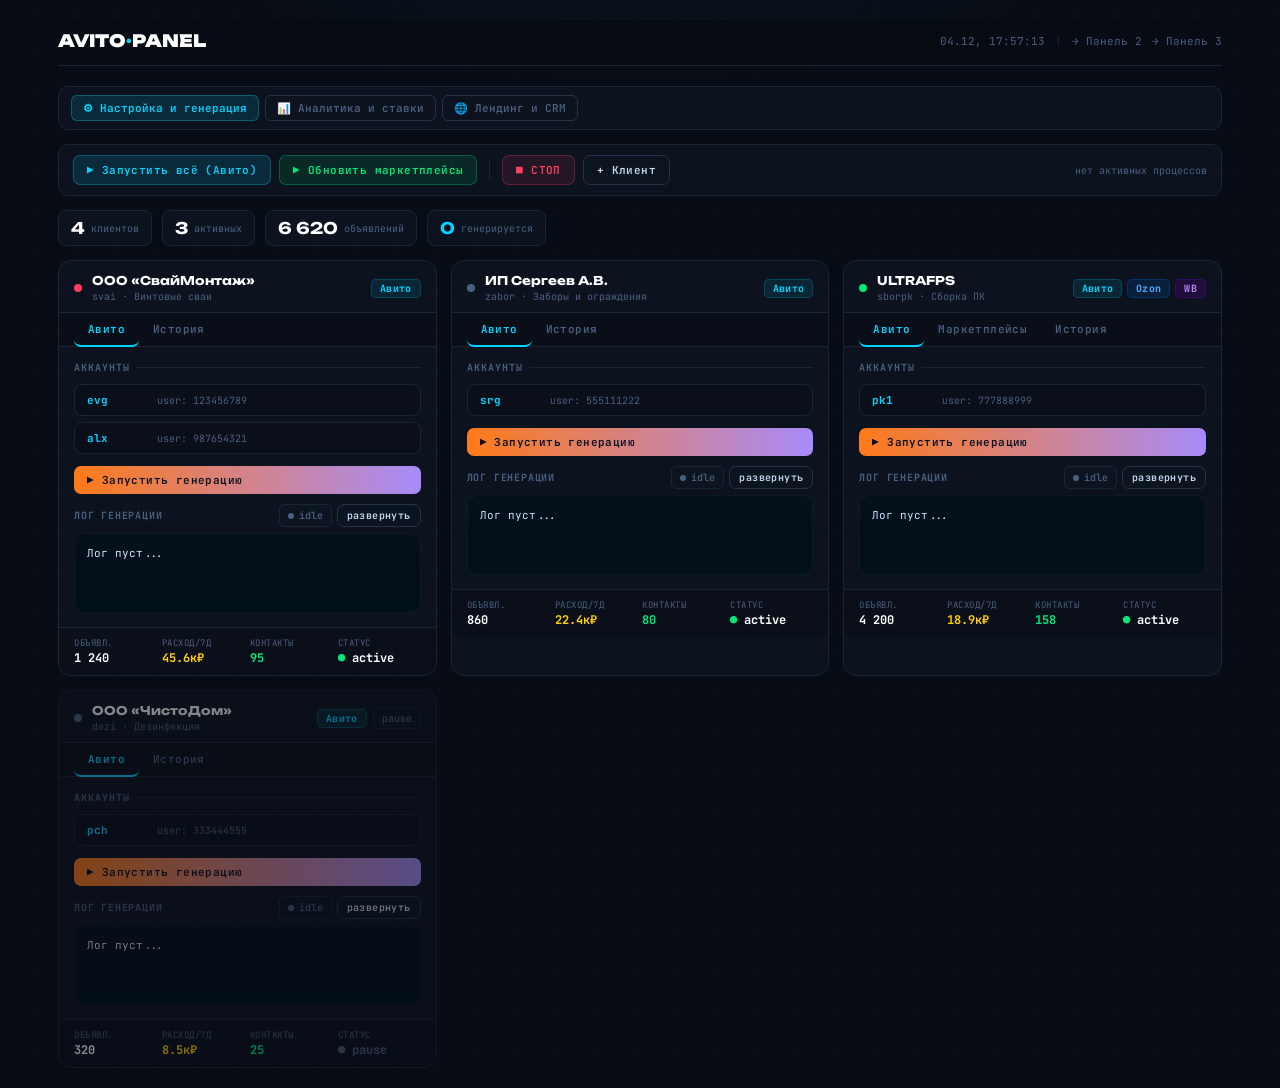
<file: panel/panel1.html>
<!DOCTYPE html>
<html lang="ru">
<head>
<meta charset="UTF-8">
<meta name="viewport" content="width=device-width, initial-scale=1">
<title>Панель 1 — Настройка и генерация</title>
<link rel="stylesheet" href="panel.css">
<style>
/* ── PANEL 1 LOCAL STYLES ── */
.client-platforms { display: flex; gap: 5px; flex-wrap: wrap; }

.section-tabs {
  display: flex; gap: 0; background: rgba(0,0,0,.2);
  border-bottom: 1px solid var(--brd); padding: 0 15px;
}
.tab-btn {
  padding: 9px 14px; font-family: var(--mono); font-size: 11px; font-weight: 600;
  color: var(--muted); background: none; border: none; border-bottom: 2px solid transparent;
  cursor: pointer; transition: all .15s; margin-bottom: -1px;
}
.tab-btn:hover { color: var(--text); }
.tab-btn.active { color: var(--acc); border-bottom-color: var(--acc); }

.tab-content { display: none; padding: 14px 15px; }
.tab-content.active { display: block; }

.gen-controls {
  background: rgba(0,0,0,.15); border: 1px solid var(--brd);
  border-radius: 8px; padding: 12px 14px; margin-bottom: 12px;
}
.gen-controls .f-row { flex-wrap: wrap; }
.gen-controls .f-group { min-width: 140px; }

.accounts-list { display: flex; flex-direction: column; gap: 6px; margin-bottom: 12px; }
.account-row {
  display: flex; align-items: center; gap: 10px;
  background: rgba(0,0,0,.15); border: 1px solid var(--brd);
  border-radius: 8px; padding: 8px 12px; font-size: 11px;
}
.account-row.selected { border-color: rgba(0,212,255,.35); background: rgba(0,212,255,.05); }
.account-key { color: var(--acc); font-weight: 700; min-width: 60px; }
.account-user { color: var(--muted); font-size: 10px; }
.account-status { margin-left: auto; }

.pricecraft-btns { display: flex; flex-direction: column; gap: 6px; }
.pc-row {
  display: flex; align-items: center; justify-content: space-between;
  gap: 8px; padding: 9px 12px;
  background: rgba(0,0,0,.15); border: 1px solid var(--brd); border-radius: 8px;
}
.pc-row-name { font-size: 11px; font-weight: 600; color: var(--text); }
.pc-row-status { font-size: 10px; color: var(--muted); }
.pc-row-btns { display: flex; gap: 5px; align-items: center; }

.log-header {
  display: flex; align-items: center; justify-content: space-between;
  margin-bottom: 6px;
}
.log-title { font-size: 10px; font-weight: 700; color: var(--muted); text-transform: uppercase; letter-spacing: .08em; }

.gen-status-bar {
  display: flex; align-items: center; gap: 8px; flex-wrap: wrap;
  background: rgba(0,0,0,.15); border: 1px solid var(--brd);
  border-radius: 8px; padding: 8px 12px; margin-bottom: 10px;
  font-size: 11px;
}

/* history table */
.hist-table { width: 100%; border-collapse: collapse; font-size: 10px; }
.hist-table th { color: var(--muted); font-weight: 600; text-align: left; padding: 4px 8px; border-bottom: 1px solid var(--brd); }
.hist-table td { padding: 5px 8px; border-bottom: 1px solid rgba(26,37,53,.5); color: var(--text); }
.hist-table tr:last-child td { border-bottom: none; }
.hist-table tr:hover td { background: rgba(255,255,255,.02); }

.hist-tag {
  display: inline-block; padding: 1px 6px; border-radius: 4px; font-size: 9px; font-weight: 700;
}
.hist-done { background: rgba(0,232,122,.1); color: var(--grn); border: 1px solid rgba(0,232,122,.2); }
.hist-run  { background: rgba(0,212,255,.1); color: var(--acc); border: 1px solid rgba(0,212,255,.2); }
.hist-err  { background: rgba(255,64,96,.1);  color: var(--red); border: 1px solid rgba(255,64,96,.2); }
.hist-pend { background: rgba(255,208,0,.1);  color: var(--yel); border: 1px solid rgba(255,208,0,.2); }

/* quick stats above cards */
.summary-bar {
  display: flex; gap: 10px; flex-wrap: wrap; margin-bottom: 14px;
}
.summary-pill {
  display: flex; align-items: center; gap: 6px;
  background: rgba(13,20,32,.88); border: 1px solid var(--brd);
  border-radius: 8px; padding: 7px 12px; font-size: 11px;
}
.summary-pill .num { font-family: var(--head); font-size: 16px; font-weight: 700; color: #fff; }
.summary-pill .lbl { font-size: 10px; color: var(--muted); }

/* genimg checkbox */
.check-row {
  display: flex; align-items: center; gap: 8px;
  font-size: 11px; color: var(--text); cursor: pointer;
  padding: 6px 0;
}
.check-row input[type="checkbox"] { accent-color: var(--acc); width: 14px; height: 14px; cursor: pointer; }

.idx-badge {
  display: inline-flex; align-items: center; gap: 4px;
  padding: 2px 7px; border-radius: 5px; font-size: 10px;
  background: rgba(0,0,0,.2); border: 1px solid var(--brd); color: var(--muted);
}
</style>
</head>
<body>

<!-- ════════ HEADER ════════ -->
<div class="wrap">
  <div class="p-hdr">
    <div style="display:flex;align-items:center;gap:8px;">
      <span class="p-logo">AVITO<span>·</span>PANEL</span>
      <span id="hdrPill" class="run-pill"><span class="dot"></span><span id="hdrTxt">работает</span></span>
    </div>
    <div class="p-hdr-r">
      <span id="hdrTime"></span>
      <span style="color:var(--brd)">|</span>
      <a href="panel2.html">→ Панель 2</a>
      <a href="land.html">→ Панель 3</a>
    </div>
  </div>

  <!-- ════════ NAV ════════ -->
  <div class="p-nav">
    <a href="#" class="active">⚙ Настройка и генерация</a>
    <a href="panel2.html">📊 Аналитика и ставки</a>
    <a href="land.html">🌐 Лендинг и CRM</a>
  </div>

  <!-- ════════ TOOLBAR ════════ -->
  <div class="toolbar" id="toolbar">
    <button class="btn btn-acc" onclick="P1.runAll('avito')">▶ Запустить всё (Авито)</button>
    <button class="btn btn-grn" onclick="P1.runPricecraft('all')">▶ Обновить маркетплейсы</button>
    <div class="toolbar-sep"></div>
    <button class="btn btn-red" onclick="P1.stopAll()" id="btnStopAll">■ СТОП</button>
    <button class="btn btn-ghost" onclick="P1.openModal('addClient')">+ Клиент</button>
    <div class="toolbar-info" id="toolbarInfo">нет активных процессов</div>
  </div>

  <!-- ════════ SUMMARY ════════ -->
  <div class="summary-bar" id="summaryBar">
    <div class="summary-pill"><span class="num" id="sumClients">4</span><span class="lbl">клиентов</span></div>
    <div class="summary-pill"><span class="num" id="sumActive">3</span><span class="lbl">активных</span></div>
    <div class="summary-pill"><span class="num" id="sumTotal">8640</span><span class="lbl">объявлений</span></div>
    <div class="summary-pill"><span class="num" id="sumRunning" style="color:var(--acc)">0</span><span class="lbl">генерируется</span></div>
  </div>

  <!-- ════════ CLIENTS GRID ════════ -->
  <div class="grid-clients" id="clientsGrid">
    <!-- injected by JS -->
  </div>

</div>

<!-- ════════ GEN MODAL ════════ -->
<div class="modal-overlay" id="modalGen">
  <div class="modal">
    <div class="modal-title">
      <button class="modal-close" onclick="P1.closeModal('Gen')">✕</button>
      ▶ Запуск генерации — <span id="modalGenClient">svai_evg</span>
    </div>

    <div class="gen-controls">
      <div class="sec-title">Аккаунт</div>
      <div class="f-group">
        <label class="f-label">Аккаунт (name_csv)</label>
        <select class="f-select" id="genAccount"></select>
      </div>

      <hr class="divider">
      <div class="sec-title">Прайс</div>
      <div class="f-group">
        <label class="f-label">URL Google Sheets или путь к файлу</label>
        <input class="f-input" id="genFilePrice" placeholder="https://docs.google.com/spreadsheets/d/...">
      </div>

      <hr class="divider">
      <div class="sec-title">Параметры</div>
      <div class="f-row">
        <div class="f-group">
          <label class="f-label">Кол-во объявлений</label>
          <input class="f-input" id="genNumAds" type="number" value="500" min="1">
        </div>
        <div class="f-group">
          <label class="f-label">Дата начала</label>
          <input class="f-input" id="genDateF" type="date">
        </div>
        <div class="f-group">
          <label class="f-label">Стартовый индекс</label>
          <input class="f-input" id="genStartIdx" type="number" value="0" min="0">
        </div>
      </div>

      <hr class="divider">
      <label class="check-row">
        <input type="checkbox" id="genImg"> Генерировать новые картинки (genimg.flag)
      </label>
    </div>

    <div style="display:flex;gap:8px;">
      <button class="btn btn-orn" style="flex:1;padding:12px;font-size:12px;" onclick="P1.submitGen()">▶ Запустить генерацию</button>
      <button class="btn btn-red" onclick="P1.closeModal('Gen')">Отмена</button>
    </div>

    <div id="modalGenLog" style="display:none;margin-top:12px;">
      <div class="log-header">
        <span class="log-title">Лог</span>
        <span class="tag run" id="modalGenStatus">запускается...</span>
      </div>
      <div class="log-box sm" id="modalGenLogBox">Ожидание запуска...</div>
    </div>
  </div>
</div>

<!-- ════════ ADD CLIENT MODAL ════════ -->
<div class="modal-overlay" id="modalAddClient">
  <div class="modal">
    <div class="modal-title">
      <button class="modal-close" onclick="P1.closeModal('AddClient')">✕</button>
      + Добавить клиента
    </div>
    <div class="f-group">
      <label class="f-label">Ключ клиента (client_key, name)</label>
      <input class="f-input" id="newClientKey" placeholder="svai">
      <div class="f-hint">Имя папки в proj/ на сервере. Латиница, нижнее подчёркивание.</div>
    </div>
    <div class="f-group">
      <label class="f-label">Название</label>
      <input class="f-input" id="newClientName" placeholder="ООО «СвайМонтаж»">
    </div>
    <div class="f-group">
      <label class="f-label">Категория</label>
      <input class="f-input" id="newClientCat" placeholder="Винтовые сваи">
    </div>
    <div class="sec-title">Площадки</div>
    <div style="display:flex;gap:8px;flex-wrap:wrap;margin-bottom:14px;">
      <label class="check-row"><input type="checkbox" id="platAvito" checked> Авито</label>
      <label class="check-row"><input type="checkbox" id="platOzon"> Ozon</label>
      <label class="check-row"><input type="checkbox" id="platWb"> Wildberries</label>
    </div>
    <button class="btn btn-grn" style="width:100%;padding:12px;" onclick="P1.addClient()">Добавить клиента</button>
  </div>
</div>

<!-- ════════ LOG MODAL ════════ -->
<div class="modal-overlay" id="modalLog">
  <div class="modal" style="width:700px;">
    <div class="modal-title">
      <button class="modal-close" onclick="P1.closeModal('Log')">✕</button>
      Лог — <span id="modalLogTitle"></span>
    </div>
    <div class="log-box" id="modalLogBox" style="max-height:500px;"></div>
    <div style="display:flex;justify-content:flex-end;margin-top:10px;gap:6px;">
      <button class="btn btn-ghost btn-sm" onclick="P1.clearLog()">Очистить</button>
      <button class="btn btn-ghost btn-sm" onclick="P1.closeModal('Log')">Закрыть</button>
    </div>
  </div>
</div>

<script>
/* ═══════════════════════════════════════════
   panel1.js — встроенный JS
═══════════════════════════════════════════ */
const P1 = (() => {

  /* ── CONFIG ── */
  const GEN_RUN_URL   = '/generator/web/run.php';
  const GEN_STOP_URL  = '/generator/web/stop.php';
  const GEN_LOG_URL   = '/generator/web/log.php';
  const GEN_STATUS_URL= '/generator/web/status.php';
  const GEN_GENIMG_URL= '/generator/web/genimg_flag.php';
  const PC_ACTION_URL = '/pricecraft/web/action.php';
  const PC_STATUS_URL = '/pricecraft/web/status.php';
  const PC_LOG_URL    = '/pricecraft/web/log.php';
  const PC_BTN_STATUS = '/pricecraft/web/get_buttons_status.php';
  const GEN_KEY = 'super123Lisa';
  const PC_PASS = 'genMnogunik3472';

  /* ── MOCK CLIENTS DATA ──
     В production читается из clients.json / SQLite через PHP endpoint
     Структура: client_key → { name, category, platforms: ['avito','ozon','wb'],
                                accounts: [{name_csv, user_id}],
                                sheet_id?, pricecraft_enabled?,
                                priority, stats }
  */
  const CLIENTS = [
    {
      key: 'svai',
      name: 'ООО «СвайМонтаж»',
      category: 'Винтовые сваи',
      priority: 'bad',
      platforms: ['avito'],
      accounts: [
        { name_csv: 'evg', user_id: '123456789', img_folder: '/proj/svai/var/img' },
        { name_csv: 'alx', user_id: '987654321', img_folder: '/proj/svai/var/img' },
      ],
      active: true,
      stats: { ads: 1240, spend7d: 45600, contacts7d: 95 }
    },
    {
      key: 'zabor',
      name: 'ИП Сергеев А.В.',
      category: 'Заборы и ограждения',
      priority: 'ok',
      platforms: ['avito'],
      accounts: [
        { name_csv: 'srg', user_id: '555111222', img_folder: '/proj/zabor/var/img' },
      ],
      active: true,
      stats: { ads: 860, spend7d: 22400, contacts7d: 80 }
    },
    {
      key: 'sborpk',
      name: 'ULTRAFPS',
      category: 'Сборка ПК',
      priority: 'good',
      platforms: ['avito','ozon','wb'],
      accounts: [
        { name_csv: 'pk1', user_id: '777888999', img_folder: '/proj/sborpk/var/img' },
      ],
      active: true,
      pricecraft_enabled: true,
      stats: { ads: 4200, spend7d: 18900, contacts7d: 158 }
    },
    {
      key: 'dezi',
      name: 'ООО «ЧистоДом»',
      category: 'Дезинфекция',
      priority: 'ok',
      platforms: ['avito'],
      accounts: [
        { name_csv: 'pch', user_id: '333444555', img_folder: '/proj/dezi/var/img' },
      ],
      active: false,
      stats: { ads: 320, spend7d: 8500, contacts7d: 25 }
    }
  ];

  /* ── PRICECRAFT BUTTONS ── */
  const PC_BTNS = [
    { id: 'create_configurations', label: 'Создать конфигурации', cls: 'btn-acc' },
    { id: 'generate_ozon_file',    label: 'Прайс Ozon',           cls: 'btn-acc' },
    { id: 'generate_ozon_content', label: 'Контент Ozon',         cls: 'btn-orn' },
    { id: 'update_ozon_prices',    label: 'Цены Ozon',            cls: 'btn-acc' },
    { id: 'actualize_ozon',        label: '↻ Актуализировать Ozon', cls: 'btn-yel' },
    { id: 'generate_wb_file',      label: 'Прайс WB',             cls: 'btn-acc' },
    { id: 'generate_wb_content',   label: 'Контент WB',           cls: 'btn-orn' },
    { id: 'update_wb_prices',      label: 'Цены WB',              cls: 'btn-acc' },
  ];

  /* ── STATE ── */
  let genPollers = {};
  let pcPollers  = {};
  let activeGenClient = null;
  let logModal_client = null;

  /* ── INIT ── */
  function init() {
    renderClients();
    updateClock();
    setInterval(updateClock, 1000);
    setInterval(pollAll, 3000);
    setDate();
    updateSummary();
  }

  function setDate() {
    const d = new Date();
    const fmt = d.toISOString().split('T')[0];
    const el = document.getElementById('genDateF');
    if (el) el.value = fmt;
  }

  function updateClock() {
    const el = document.getElementById('hdrTime');
    if (el) el.textContent = new Date().toLocaleString('ru', { day:'2-digit', month:'2-digit', hour:'2-digit', minute:'2-digit', second:'2-digit' });
  }

  function updateSummary() {
    const active = CLIENTS.filter(c => c.active).length;
    const total  = CLIENTS.reduce((s,c) => s + (c.stats?.ads || 0), 0);
    const el = (id,v) => { const e=document.getElementById(id); if(e) e.textContent=v; };
    el('sumClients', CLIENTS.length);
    el('sumActive', active);
    el('sumTotal', total.toLocaleString('ru'));
  }

  /* ── RENDER CLIENTS ── */
  function renderClients() {
    const grid = document.getElementById('clientsGrid');
    grid.innerHTML = CLIENTS.map(c => renderClientCard(c)).join('');
  }

  function renderClientCard(c) {
    const priorityDot = { bad:'prio-bad', ok:'prio-ok', good:'prio-good' }[c.priority] || 'prio-ok';
    const statusOpacity = c.active ? '' : 'opacity:.5;';

    const platforms = c.platforms.map(p => {
      const cls = { avito:'plat-avito', ozon:'plat-ozon', wb:'plat-wb' }[p] || '';
      const label = { avito:'Авито', ozon:'Ozon', wb:'WB' }[p] || p;
      return `<span class="plat-badge ${cls}">${label}</span>`;
    }).join('');

    const accounts = c.accounts.map(a => `
      <div class="account-row" id="acc-${c.key}-${a.name_csv}">
        <span class="account-key">${a.name_csv}</span>
        <span class="account-user">user: ${a.user_id}</span>
        <span class="account-status" id="accSt-${c.key}-${a.name_csv}">
          <span class="di"></span>
        </span>
      </div>
    `).join('');

    const hasPricecraft = c.pricecraft_enabled && c.platforms.some(p => p !== 'avito');
    const tabs = `
      <div class="section-tabs">
        <button class="tab-btn active" onclick="P1.switchTab('${c.key}', 'avito', this)">Авито</button>
        ${hasPricecraft ? `<button class="tab-btn" onclick="P1.switchTab('${c.key}', 'markets', this)">Маркетплейсы</button>` : ''}
        <button class="tab-btn" onclick="P1.switchTab('${c.key}', 'history', this)">История</button>
      </div>
    `;

    // ── TAB AVITO ──
    const tabAvito = `
      <div class="tab-content active" id="tab-${c.key}-avito">
        <div class="sec-title">Аккаунты</div>
        <div class="accounts-list">${accounts}</div>

        <div class="gen-status-bar" id="genBar-${c.key}" style="display:none;">
          <span class="dr"></span>
          <span id="genBarTxt-${c.key}">Генерация запущена...</span>
          <span class="p-bar" style="flex:1;"><span class="p-bar-fill" id="genBarFill-${c.key}" style="width:0%"></span></span>
          <span id="genBarPct-${c.key}" style="font-size:10px;color:var(--muted);">0%</span>
        </div>

        <div class="op-row">
          <button class="btn btn-orn btn-full" onclick="P1.openGenModal('${c.key}')">▶ Запустить генерацию</button>
        </div>
        <div class="op-row">
          <button class="btn btn-red btn-full" id="btnStop-${c.key}" onclick="P1.stopGen('${c.key}')" style="display:none;">■ Остановить</button>
        </div>

        <div class="log-header" style="margin-top:10px;">
          <span class="log-title">Лог генерации</span>
          <div style="display:flex;gap:5px;">
            <span class="tag" id="genTag-${c.key}"><span class="di"></span> idle</span>
            <button class="btn btn-ghost btn-sm" onclick="P1.openLogModal('${c.key}')">развернуть</button>
          </div>
        </div>
        <div class="log-box sm" id="genLog-${c.key}">Лог пуст...</div>
      </div>
    `;

    // ── TAB MARKETS ──
    const tabMarkets = hasPricecraft ? `
      <div class="tab-content" id="tab-${c.key}-markets">
        <div class="pricecraft-btns" id="pc-btns-${c.key}">
          ${renderPcBtns(c.key)}
        </div>
        <div class="log-header" style="margin-top:12px;">
          <span class="log-title">Лог pricecraft</span>
          <span class="tag" id="pcTag-${c.key}"><span class="di"></span> idle</span>
        </div>
        <div class="log-box sm" id="pcLog-${c.key}">Лог пуст...</div>
      </div>
    ` : '';

    // ── TAB HISTORY ──
    const tabHistory = `
      <div class="tab-content" id="tab-${c.key}-history">
        <div class="sec-title">Последние запуски</div>
        <table class="hist-table">
          <thead><tr><th>Дата</th><th>Аккаунт</th><th>Кол-во</th><th>Статус</th><th>Файл</th></tr></thead>
          <tbody id="hist-${c.key}">
            <tr><td colspan="5" style="color:var(--muted);text-align:center;padding:12px;">Нет данных</td></tr>
          </tbody>
        </table>
      </div>
    `;

    return `
      <div class="card" id="card-${c.key}" style="${statusOpacity}">
        <div class="card-hdr">
          <div class="card-hdr-left">
            <span class="prio-dot ${priorityDot}"></span>
            <div>
              <div class="card-title">
                ${c.name}
                <span class="badge" id="badge-${c.key}"><span class="dot"></span><span id="badge-txt-${c.key}">gen</span></span>
              </div>
              <div class="card-sub">${c.key} · ${c.category}</div>
            </div>
          </div>
          <div class="card-hdr-right">
            <div class="client-platforms">${platforms}</div>
            ${!c.active ? '<span class="tag">pausе</span>' : ''}
          </div>
        </div>

        ${tabs}
        ${tabAvito}
        ${tabMarkets}
        ${tabHistory}

        <div class="card-foot">
          <div><div class="stat-label">Объявл.</div><div class="stat-val">${(c.stats?.ads||0).toLocaleString('ru')}</div></div>
          <div><div class="stat-label">Расход/7д</div><div class="stat-val y">${((c.stats?.spend7d||0)/1000).toFixed(1)}к₽</div></div>
          <div><div class="stat-label">Контакты</div><div class="stat-val g">${c.stats?.contacts7d||0}</div></div>
          <div><div class="stat-label">Статус</div><div class="stat-val" id="cSt-${c.key}">${c.active?'<span style="color:var(--grn)">●</span> active':'<span style="color:var(--muted)">● pause</span>'}</div></div>
        </div>
      </div>
    `;
  }

  function renderPcBtns(clientKey) {
    return PC_BTNS.map(b => `
      <div class="pc-row" id="pcRow-${clientKey}-${b.id}">
        <div>
          <div class="pc-row-name">${b.label}</div>
          <div class="pc-row-status btn-st" id="pcSt-${clientKey}-${b.id}">—</div>
        </div>
        <div class="pc-row-btns">
          <button class="btn ${b.cls} btn-sm" onclick="P1.runPcAction('${clientKey}','${b.id}')">▶</button>
        </div>
      </div>
    `).join('');
  }

  /* ── TABS ── */
  function switchTab(clientKey, tabId, btn) {
    const card = document.getElementById('card-' + clientKey);
    card.querySelectorAll('.tab-btn').forEach(b => b.classList.remove('active'));
    card.querySelectorAll('.tab-content').forEach(c => c.classList.remove('active'));
    btn.classList.add('active');
    const tab = document.getElementById(`tab-${clientKey}-${tabId}`);
    if (tab) tab.classList.add('active');
  }

  /* ── GEN MODAL ── */
  function openGenModal(clientKey) {
    activeGenClient = clientKey;
    const client = CLIENTS.find(c => c.key === clientKey);
    if (!client) return;

    document.getElementById('modalGenClient').textContent = client.name;

    const sel = document.getElementById('genAccount');
    sel.innerHTML = client.accounts.map(a =>
      `<option value="${a.name_csv}">${a.name_csv} (user: ${a.user_id})</option>`
    ).join('');

    document.getElementById('modalGenLog').style.display = 'none';
    document.getElementById('modalGen').classList.add('show');
  }

  function closeModal(name) {
    document.getElementById('modal' + name).classList.remove('show');
  }

  function openModal(name) {
    document.getElementById('modal' + name).classList.add('show');
  }

  /* ── SUBMIT GEN ── */
  async function submitGen() {
    if (!activeGenClient) return;
    const account   = document.getElementById('genAccount').value;
    const filePrice = document.getElementById('genFilePrice').value.trim();
    const numAds    = document.getElementById('genNumAds').value;
    const dateF     = document.getElementById('genDateF').value;
    const startIdx  = document.getElementById('genStartIdx').value || '0';
    const genImg    = document.getElementById('genImg').checked;

    // 1. Устанавливаем genimg.flag
    try {
      await fetch(`${GEN_GENIMG_URL}?set=${genImg?'1':'0'}`);
    } catch(e) {}

    // 2. Запись в cl_rows происходит на сервере (в реальности — через PHP endpoint)
    // Здесь мы напрямую запускаем mnogunik через run.php
    const fd = new FormData();
    fd.append('startIndex', startIdx);

    document.getElementById('modalGenLog').style.display = 'block';
    document.getElementById('modalGenStatus').className = 'tag run';
    document.getElementById('modalGenStatus').innerHTML = '<span class="dr"></span> запускается...';
    document.getElementById('modalGenLogBox').textContent = 'Запуск...';

    try {
      const r = await fetch(`${GEN_RUN_URL}?key=${encodeURIComponent(GEN_KEY)}`, { method:'POST', body: fd });
      const txt = await r.text();
      document.getElementById('modalGenLogBox').textContent = txt;

      // показываем баннер на карточке
      const bar = document.getElementById('genBar-' + activeGenClient);
      if (bar) { bar.style.display = 'flex'; }
      const stopBtn = document.getElementById('btnStop-' + activeGenClient);
      if (stopBtn) stopBtn.style.display = '';

      const badge = document.getElementById('badge-' + activeGenClient);
      if (badge) { badge.classList.add('on'); document.getElementById('badge-txt-' + activeGenClient).textContent = 'gen'; }

      // start polling
      startGenPoll(activeGenClient);
      updateToolbarInfo();

    } catch(e) {
      document.getElementById('modalGenLogBox').textContent = 'Ошибка: ' + e;
    }
  }

  /* ── STOP GEN ── */
  async function stopGen(clientKey) {
    try {
      await fetch(`${GEN_STOP_URL}?key=${encodeURIComponent(GEN_KEY)}`);
    } catch(e) {}
    onGenStopped(clientKey);
  }

  function onGenStopped(clientKey) {
    const bar = document.getElementById('genBar-' + clientKey);
    if (bar) bar.style.display = 'none';
    const stopBtn = document.getElementById('btnStop-' + clientKey);
    if (stopBtn) stopBtn.style.display = 'none';
    const badge = document.getElementById('badge-' + clientKey);
    if (badge) badge.classList.remove('on');
    if (genPollers[clientKey]) { clearInterval(genPollers[clientKey]); delete genPollers[clientKey]; }
    updateToolbarInfo();
  }

  /* ── GEN POLLING ── */
  function startGenPoll(clientKey) {
    if (genPollers[clientKey]) clearInterval(genPollers[clientKey]);
    genPollers[clientKey] = setInterval(() => pollGen(clientKey), 2000);
    pollGenLog(clientKey);
  }

  async function pollGen(clientKey) {
    try {
      const r = await fetch(`${GEN_STATUS_URL}?key=${encodeURIComponent(GEN_KEY)}&ts=${Date.now()}`, {cache:'no-store'});
      if (!r.ok) return;
      const j = await r.json();
      const running = j.count > 0;
      setGenTag(clientKey, running ? 'run' : (j.error ? 'err' : 'idle'));
      if (!running && genPollers[clientKey]) {
        onGenStopped(clientKey);
        addToHistory(clientKey, 'done');
      }
    } catch(e) {}
    pollGenLog(clientKey);
  }

  async function pollGenLog(clientKey) {
    try {
      const r = await fetch(`${GEN_LOG_URL}?ts=${Date.now()}`, {cache:'no-store'});
      const txt = await r.text();
      const el = document.getElementById('genLog-' + clientKey);
      if (el) { el.textContent = txt; el.scrollTop = el.scrollHeight; }
      // sync modal log if open
      const ml = document.getElementById('modalGenLogBox');
      if (ml && activeGenClient === clientKey) { ml.textContent = txt; ml.scrollTop = ml.scrollHeight; }
    } catch(e) {}
  }

  function setGenTag(clientKey, state) {
    const el = document.getElementById('genTag-' + clientKey);
    if (!el) return;
    const map = { run: 'tag run', idle: 'tag', err: 'tag err', done: 'tag ok' };
    el.className = map[state] || 'tag';
    const dots = { run: '<span class="dr"></span>', idle: '<span class="di"></span>', err: '<span class="de"></span>', done: '<span class="dd"></span>' };
    const labels = { run: 'gen', idle: 'idle', err: 'error', done: 'done' };
    el.innerHTML = (dots[state]||'') + ' ' + (labels[state]||state);
  }

  /* ── LOG MODAL ── */
  function openLogModal(clientKey) {
    logModal_client = clientKey;
    const client = CLIENTS.find(c => c.key === clientKey);
    document.getElementById('modalLogTitle').textContent = client?.name || clientKey;
    pollLogModal();
    document.getElementById('modalLog').classList.add('show');
  }

  async function pollLogModal() {
    if (!logModal_client) return;
    try {
      const r = await fetch(`${GEN_LOG_URL}?ts=${Date.now()}`, {cache:'no-store'});
      const txt = await r.text();
      const el = document.getElementById('modalLogBox');
      if (el) { el.textContent = txt; el.scrollTop = el.scrollHeight; }
    } catch(e) {}
  }

  async function clearLog() {
    try { await fetch(`${GEN_LOG_URL}?clear=1&key=${encodeURIComponent(GEN_KEY)}`); } catch(e) {}
  }

  /* ── PRICECRAFT ── */
  async function runPcAction(clientKey, action) {
    const fd = new FormData();
    fd.append('action', action);
    fd.append('password', PC_PASS);

    try {
      await fetch(PC_ACTION_URL, { method:'POST', body: fd });
    } catch(e) {}

    const stEl = document.getElementById(`pcSt-${clientKey}-${action}`);
    if (stEl) stEl.innerHTML = '<span class="dw"></span> генерируется...';

    startPcPoll(clientKey, action);
  }

  function startPcPoll(clientKey, action) {
    const key = `${clientKey}:${action}`;
    if (pcPollers[key]) clearInterval(pcPollers[key]);
    pcPollers[key] = setInterval(() => pollPcStatus(clientKey, action), 3000);
  }

  async function pollPcStatus(clientKey, action) {
    try {
      const r = await fetch(`${PC_BTN_STATUS}?t=${Date.now()}`, {cache:'no-store'});
      const data = await r.json();
      if (data[action]) {
        const st = data[action];
        const stEl = document.getElementById(`pcSt-${clientKey}-${action}`);
        if (stEl) {
          if (st.status === 'generating') {
            stEl.innerHTML = '<span class="dr"></span> генерируется...';
          } else if (st.status === 'done') {
            stEl.innerHTML = `<span class="dd"></span> ✅ ${st.generated_at || ''}`;
            const key = `${clientKey}:${action}`;
            if (pcPollers[key]) { clearInterval(pcPollers[key]); delete pcPollers[key]; }
          }
        }
      }
    } catch(e) {}
    pollPcLog(clientKey);
  }

  async function pollPcLog(clientKey) {
    try {
      const r = await fetch(`${PC_LOG_URL}?ts=${Date.now()}`, {cache:'no-store'});
      const txt = await r.text();
      const el = document.getElementById('pcLog-' + clientKey);
      if (el) { el.textContent = txt; el.scrollTop = el.scrollHeight; }
    } catch(e) {}
  }

  /* ── RUN ALL ── */
  function runAll(type) {
    if (type === 'avito') {
      CLIENTS.filter(c => c.active && c.platforms.includes('avito')).forEach(c => {
        openGenModal(c.key);
      });
    }
  }

  function runPricecraft(type) {
    CLIENTS.filter(c => c.pricecraft_enabled).forEach(c => {
      runPcAction(c.key, 'generate_ozon_file');
    });
  }

  function stopAll() {
    fetch(`${GEN_STOP_URL}?key=${encodeURIComponent(GEN_KEY)}`).catch(()=>{});
    CLIENTS.forEach(c => onGenStopped(c.key));
  }

  /* ── ADD CLIENT ── */
  function addClient() {
    const key  = document.getElementById('newClientKey').value.trim();
    const name = document.getElementById('newClientName').value.trim();
    const cat  = document.getElementById('newClientCat').value.trim();
    if (!key || !name) { alert('Заполните ключ и название'); return; }
    const platforms = [];
    if (document.getElementById('platAvito').checked) platforms.push('avito');
    if (document.getElementById('platOzon').checked) platforms.push('ozon');
    if (document.getElementById('platWb').checked) platforms.push('wb');
    CLIENTS.push({ key, name, category: cat, priority:'ok', platforms, accounts:[], active:true, stats:{ads:0,spend7d:0,contacts7d:0} });
    renderClients();
    updateSummary();
    closeModal('AddClient');
  }

  /* ── HISTORY ── */
  function addToHistory(clientKey, status) {
    const tbody = document.getElementById('hist-' + clientKey);
    if (!tbody) return;
    if (tbody.children.length === 1 && tbody.children[0].children[0]?.colSpan === '5') {
      tbody.innerHTML = '';
    }
    const now = new Date().toLocaleString('ru', { day:'2-digit', month:'2-digit', hour:'2-digit', minute:'2-digit' });
    const stMap = { done: `<span class="hist-tag hist-done">done</span>`, err: `<span class="hist-tag hist-err">error</span>`, run: `<span class="hist-tag hist-run">running</span>` };
    const tr = `<tr><td>${now}</td><td>—</td><td>—</td><td>${stMap[status]||status}</td><td style="color:var(--muted)">—</td></tr>`;
    tbody.insertAdjacentHTML('afterbegin', tr);
  }

  /* ── POLL ALL ── */
  function pollAll() {
    // опрашиваем активные генерации
    Object.keys(genPollers).forEach(k => pollGenLog(k));
  }

  /* ── TOOLBAR INFO ── */
  function updateToolbarInfo() {
    const running = Object.keys(genPollers);
    const el = document.getElementById('toolbarInfo');
    const pill = document.getElementById('hdrPill');
    if (running.length > 0) {
      if (el) el.textContent = `работает: ${running.join(', ')}`;
      if (pill) pill.classList.add('on');
    } else {
      if (el) el.textContent = 'нет активных процессов';
      if (pill) pill.classList.remove('on');
    }
    const el2 = document.getElementById('sumRunning');
    if (el2) el2.textContent = running.length;
  }

  /* ── PUBLIC ── */
  return {
    init, switchTab,
    openGenModal, closeModal, openModal, submitGen, stopGen,
    runPcAction, runAll, runPricecraft, stopAll,
    openLogModal, clearLog, addClient,
    startGenPoll, pollGen,
  };
})();

document.addEventListener('DOMContentLoaded', P1.init);

// Закрытие модалок по клику на оверлей
document.querySelectorAll('.modal-overlay').forEach(overlay => {
  overlay.addEventListener('click', e => {
    if (e.target === overlay) overlay.classList.remove('show');
  });
});
</script>
</body>
</html>
</file>
<file: panel/panel.css>
/* ═══════════════════════════════════════════════
   panel.css — Общие стили для всех панелей
   Используется: panel1.html, panel2.html
   Стиль: тёмный терминал (JetBrains Mono)
═══════════════════════════════════════════════ */

@import url('https://fonts.googleapis.com/css2?family=JetBrains+Mono:wght@400;600;700&family=Unbounded:wght@700;900&display=swap');

:root {
  --bg:    #080c14;
  --surf:  #0d1420;
  --surf2: #111b2a;
  --brd:   #1a2535;
  --brd2:  #243348;
  --text:  #c8d8f0;
  --muted: #4a6080;
  --acc:   #00d4ff;
  --grn:   #00e87a;
  --yel:   #ffd000;
  --red:   #ff4060;
  --orn:   #ff7a18;
  --prp:   #a78bfa;
  --mono:  'JetBrains Mono', monospace;
  --head:  'Unbounded', sans-serif;
}

*, *::before, *::after { box-sizing: border-box; margin: 0; padding: 0; }

html, body {
  background: var(--bg);
  color: var(--text);
  font-family: var(--mono);
  font-size: 13px;
  min-height: 100vh;
  background-image:
    radial-gradient(ellipse 80% 50% at 50% -20%, rgba(0,212,255,.07) 0%, transparent 60%),
    repeating-linear-gradient(0deg,   transparent, transparent 39px, rgba(255,255,255,.018) 40px),
    repeating-linear-gradient(90deg,  transparent, transparent 39px, rgba(255,255,255,.018) 40px);
}

/* ── WRAP ── */
.wrap { position: relative; z-index: 1; max-width: 1200px; margin: 0 auto; padding: 20px 18px; }

/* ── HEADER ── */
.p-hdr {
  display: flex; align-items: center; justify-content: space-between;
  padding: 10px 0 14px;
  margin-bottom: 20px;
  border-bottom: 1px solid var(--brd);
  position: sticky; top: 0; z-index: 100;
  background: rgba(8,12,20,.92);
  backdrop-filter: blur(4px);
}
.p-logo { font-family: var(--head); font-size: 17px; font-weight: 900; color: #fff; }
.p-logo span { color: var(--acc); }
.p-hdr-r { display: flex; align-items: center; gap: 10px; font-size: 11px; color: var(--muted); }
.p-hdr-r a { color: var(--muted); text-decoration: none; }
.p-hdr-r a:hover { color: var(--acc); }

/* ── NAV PILLS (panel switcher) ── */
.p-nav {
  display: flex; gap: 6px; flex-wrap: wrap;
  background: rgba(13,20,32,.88); border: 1px solid var(--brd);
  border-radius: 10px; padding: 8px 12px;
  margin-bottom: 14px;
}
.p-nav a, .p-nav button {
  display: inline-flex; align-items: center; gap: 5px;
  padding: 5px 11px; border-radius: 6px; border: 1px solid var(--brd2);
  background: transparent; color: var(--muted);
  font-family: var(--mono); font-size: 11px; font-weight: 600;
  text-decoration: none; cursor: pointer; transition: all .15s;
}
.p-nav a:hover, .p-nav button:hover { border-color: var(--acc); color: var(--acc); }
.p-nav a.active, .p-nav button.active {
  background: rgba(0,212,255,.12); border-color: rgba(0,212,255,.3); color: var(--acc);
}

/* ── BUTTONS ── */
button, .btn {
  cursor: pointer; border: none; border-radius: 7px;
  font-family: var(--mono); font-weight: 600; font-size: 11px;
  letter-spacing: .4px; padding: 7px 13px;
  transition: all .15s; text-decoration: none; display: inline-block;
}
.btn-ghost { background: rgba(13,20,32,.9); color: var(--text); border: 1px solid var(--brd2); }
.btn-ghost:hover { border-color: var(--acc); color: var(--acc); }
.btn-acc   { background: rgba(0,212,255,.12); color: var(--acc); border: 1px solid rgba(0,212,255,.28); }
.btn-acc:hover { background: rgba(0,212,255,.22); }
.btn-grn   { background: rgba(0,232,122,.1); color: var(--grn); border: 1px solid rgba(0,232,122,.28); }
.btn-grn:hover { background: rgba(0,232,122,.2); }
.btn-yel   { background: rgba(255,208,0,.09); color: var(--yel); border: 1px solid rgba(255,208,0,.28); }
.btn-yel:hover { background: rgba(255,208,0,.18); }
.btn-red   { background: rgba(255,64,96,.1); color: var(--red); border: 1px solid rgba(255,64,96,.28); }
.btn-red:hover { background: rgba(255,64,96,.22); }
.btn-orn   { background: linear-gradient(90deg, var(--orn), var(--prp)); color: #071022; border: none; }
.btn-orn:hover { opacity: .88; }
.btn-full  { width: 100%; text-align: left; }
.btn-sm    { padding: 4px 9px; font-size: 10px; }
.btn-icon  { padding: 5px 8px; }
button:disabled, .btn:disabled { opacity: .35; cursor: not-allowed; }

/* ── RUN PILL ── */
.run-pill {
  display: none; align-items: center; gap: 5px; padding: 3px 9px; border-radius: 20px;
  font-size: 10px; font-weight: 700;
  background: rgba(0,212,255,.12); color: var(--acc);
  border: 1px solid rgba(0,212,255,.3); margin-left: 8px;
}
.run-pill.on { display: inline-flex; }
.run-pill .dot, .badge .dot {
  width: 6px; height: 6px; border-radius: 50%;
  background: var(--acc); animation: blink 1s infinite;
}
.run-pill.g .dot { background: var(--grn); }
.badge {
  display: none; align-items: center; gap: 4px; padding: 2px 7px; border-radius: 20px;
  font-size: 9px; font-weight: 700;
  background: rgba(0,212,255,.1); color: var(--acc);
  border: 1px solid rgba(0,212,255,.25); margin-left: 6px;
}
.badge.on { display: inline-flex; }
@keyframes blink { 0%,100%{opacity:1} 50%{opacity:.2} }

/* ── CARDS ── */
.card {
  background: rgba(13,20,32,.88); border: 1px solid var(--brd);
  border-radius: 13px; overflow: hidden; transition: border-color .2s;
}
.card:hover { border-color: var(--brd2); }
.card.active { border-color: rgba(0,212,255,.35); }

.card-hdr {
  display: flex; align-items: center; justify-content: space-between;
  padding: 12px 15px 9px; border-bottom: 1px solid var(--brd);
  gap: 10px; flex-wrap: wrap;
}
.card-hdr-left { display: flex; align-items: center; gap: 10px; }
.card-hdr-right { display: flex; align-items: center; gap: 6px; }
.card-title { font-family: var(--head); font-size: 12px; font-weight: 700; color: #fff; }
.card-sub { color: var(--muted); font-size: 10px; margin-top: 2px; }

.card-body { padding: 11px 15px; }
.card-foot {
  display: grid; grid-template-columns: repeat(4, 1fr);
  gap: 5px; padding: 9px 15px;
  border-top: 1px solid var(--brd); background: rgba(0,0,0,.15);
}
.stat-label { font-size: 9px; color: var(--muted); text-transform: uppercase; letter-spacing: .5px; }
.stat-val { font-size: 12px; font-weight: 700; color: #fff; margin-top: 1px; }
.stat-val.y { color: var(--yel); }
.stat-val.g { color: var(--grn); }
.stat-val.r { color: var(--red); }

/* ── STATUS DOTS ── */
.stl { display: flex; align-items: center; gap: 5px; margin-top: 5px; font-size: 10px; color: var(--muted); min-height: 15px; }
.di { width: 6px; height: 6px; border-radius: 50%; background: var(--muted); flex-shrink: 0; }
.dr { width: 6px; height: 6px; border-radius: 50%; background: var(--acc); flex-shrink: 0; animation: blink 1s infinite; }
.dd { width: 6px; height: 6px; border-radius: 50%; background: var(--grn); flex-shrink: 0; }
.de { width: 6px; height: 6px; border-radius: 50%; background: var(--red); flex-shrink: 0; }
.dw { width: 6px; height: 6px; border-radius: 50%; background: var(--yel); flex-shrink: 0; }

/* ── PRIORITY DOTS ── */
.prio-dot { width: 8px; height: 8px; border-radius: 50%; flex-shrink: 0; }
.prio-bad  { background: var(--red); }
.prio-ok   { background: var(--muted); }
.prio-good { background: var(--grn); }

/* ── PLATFORM BADGES ── */
.plat-badge {
  display: inline-flex; align-items: center; gap: 4px;
  padding: 2px 8px; border-radius: 5px; font-size: 10px; font-weight: 700;
  letter-spacing: .03em;
}
.plat-avito { background: rgba(0,212,255,.1); color: var(--acc); border: 1px solid rgba(0,212,255,.2); }
.plat-ozon  { background: rgba(0,110,230,.15); color: #4da8ff; border: 1px solid rgba(0,110,230,.25); }
.plat-wb    { background: rgba(134,0,219,.15); color: #c084fc; border: 1px solid rgba(134,0,219,.25); }
.plat-off   { background: rgba(74,96,128,.1); color: var(--muted); border: 1px solid var(--brd); opacity: .5; }

/* ── TOOLBAR ── */
.toolbar {
  display: flex; align-items: center; gap: 8px; flex-wrap: wrap;
  background: rgba(13,20,32,.88); border: 1px solid var(--brd);
  border-radius: 10px; padding: 10px 14px; margin-bottom: 14px;
}
.toolbar-sep { width: 1px; height: 20px; background: var(--brd); margin: 0 4px; }
.toolbar-info { flex: 1; text-align: right; font-size: 10px; color: var(--muted); }

/* ── PROGRESS BAR ── */
.p-bar { height: 3px; background: var(--brd); border-radius: 2px; overflow: hidden; margin-top: 6px; }
.p-bar-fill { height: 100%; background: var(--acc); width: 0%; transition: width .4s; }

/* ── LOG ── */
.log-wrap { position: relative; }
.log-box {
  background: linear-gradient(180deg,#04101a,#021018);
  border: 1px solid rgba(255,255,255,.04);
  border-radius: 10px; padding: 12px;
  font-size: 11px; color: #cde3ff;
  min-height: 140px; max-height: 340px;
  overflow-y: auto; white-space: pre-wrap; word-break: break-all;
}
.log-box.sm { min-height: 80px; max-height: 180px; }

/* ── FORM ELEMENTS ── */
.f-group { margin-bottom: 10px; }
.f-label { font-size: 10px; font-weight: 700; color: var(--muted); letter-spacing: .08em; text-transform: uppercase; margin-bottom: 5px; display: block; }
.f-input, .f-select, .f-textarea {
  width: 100%; padding: 9px 12px;
  background: rgba(7,17,26,.8); border: 1px solid var(--brd2);
  border-radius: 8px; color: var(--text);
  font-family: var(--mono); font-size: 12px; outline: none;
  transition: border-color .15s;
}
.f-input:focus, .f-select:focus, .f-textarea:focus { border-color: var(--acc); }
.f-input::placeholder, .f-textarea::placeholder { color: var(--muted); }
.f-select option { background: #0d1420; }
.f-textarea { resize: vertical; min-height: 60px; }
.f-row { display: flex; gap: 8px; }
.f-row .f-group { flex: 1; }
.f-hint { font-size: 10px; color: var(--muted); margin-top: 3px; }

/* ── SECTION TITLE ── */
.sec-title {
  font-size: 10px; font-weight: 700; color: var(--muted);
  text-transform: uppercase; letter-spacing: .1em;
  display: flex; align-items: center; gap: 6px;
  margin-bottom: 10px;
}
.sec-title::after { content: ''; flex: 1; height: 1px; background: var(--brd); }

/* ── GRID ── */
.grid-clients { display: grid; grid-template-columns: repeat(auto-fill, minmax(360px, 1fr)); gap: 14px; }
.grid-2 { display: grid; grid-template-columns: 1fr 1fr; gap: 10px; }
.grid-3 { display: grid; grid-template-columns: repeat(3, 1fr); gap: 8px; }

/* ── OP ROW (кнопка + статус) ── */
.op-row { margin-bottom: 8px; }
.op-row:last-child { margin-bottom: 0; }

/* ── ACCORDION ── */
.acc-header {
  display: flex; align-items: center; justify-content: space-between;
  cursor: pointer; padding: 10px 0; user-select: none;
}
.acc-header:hover .acc-chev { color: var(--acc); }
.acc-chev { color: var(--muted); font-size: 14px; transition: transform .2s; }
.acc-open .acc-chev { transform: rotate(180deg); }
.acc-body { display: none; padding-bottom: 10px; }
.acc-open .acc-body { display: block; }

/* ── BTN STATUS ── */
.btn-st { font-size: 10px; color: var(--muted); margin-top: 3px; min-height: 14px; }

/* ── LOGIN ── */
.login-wrap { display: flex; align-items: center; justify-content: center; min-height: 90vh; }
.lbox {
  background: rgba(13,20,32,.95); border: 1px solid var(--brd2);
  border-radius: 14px; padding: 36px 44px; width: 340px; text-align: center;
}
.lbox h2 { font-family: var(--head); font-size: 15px; margin-bottom: 22px; color: #fff; }
.lbox input {
  width: 100%; padding: 11px 14px; background: var(--bg);
  border: 1px solid var(--brd2); border-radius: 9px;
  color: var(--text); font-family: var(--mono); font-size: 13px;
  margin-bottom: 10px; outline: none; transition: border-color .15s;
}
.lbox input:focus { border-color: var(--acc); }
.lbox .lerr { color: var(--red); font-size: 12px; margin-bottom: 8px; display: none; }
.lbox .login-btn {
  width: 100%; padding: 11px; border-radius: 9px; border: none;
  background: var(--acc); color: #050a14;
  font-family: var(--head); font-size: 12px; font-weight: 700; cursor: pointer;
}
.lbox .login-btn:hover { opacity: .88; }

/* ── SCROLLBAR ── */
::-webkit-scrollbar { width: 5px; height: 5px; }
::-webkit-scrollbar-track { background: var(--bg); }
::-webkit-scrollbar-thumb { background: var(--brd2); border-radius: 3px; }
::-webkit-scrollbar-thumb:hover { background: var(--muted); }

/* ── TAG ── */
.tag {
  display: inline-flex; align-items: center; gap: 5px;
  padding: 3px 8px; border-radius: 5px;
  font-size: 10px; font-weight: 600;
  background: rgba(13,20,32,.9); border: 1px solid var(--brd);
  color: var(--muted);
}
.tag.ok  { background: rgba(0,232,122,.1);  border-color: rgba(0,232,122,.25);  color: var(--grn); }
.tag.err { background: rgba(255,64,96,.1);  border-color: rgba(255,64,96,.25);  color: var(--red); }
.tag.run { background: rgba(0,212,255,.1);  border-color: rgba(0,212,255,.25);  color: var(--acc); }
.tag.war { background: rgba(255,208,0,.1);  border-color: rgba(255,208,0,.25);  color: var(--yel); }

/* ── MODAL ── */
.modal-overlay {
  display: none; position: fixed; inset: 0;
  background: rgba(0,0,0,.6); z-index: 1000;
  align-items: center; justify-content: center;
}
.modal-overlay.show { display: flex; }
.modal {
  background: var(--surf); border: 1px solid var(--brd2);
  border-radius: 14px; padding: 24px; width: 520px; max-width: 95vw;
  max-height: 90vh; overflow-y: auto;
}
.modal-title { font-family: var(--head); font-size: 14px; color: #fff; margin-bottom: 18px; }
.modal-close { float: right; background: none; border: none; color: var(--muted); font-size: 16px; cursor: pointer; }
.modal-close:hover { color: var(--red); }

/* ── DIVIDER ── */
.divider { border: none; border-top: 1px solid var(--brd); margin: 12px 0; }

/* ── TOOLTIP ── */
.has-tip { position: relative; }
.tip-text {
  display: none; position: absolute; bottom: calc(100% + 6px); left: 50%;
  transform: translateX(-50%); white-space: nowrap;
  background: var(--surf2); border: 1px solid var(--brd2);
  border-radius: 6px; padding: 4px 8px; font-size: 10px; color: var(--text);
  z-index: 200;
}
.has-tip:hover .tip-text { display: block; }

/* ── RESPONSIVE ── */
@media(max-width: 640px) {
  .grid-clients { grid-template-columns: 1fr; }
  .grid-2, .grid-3 { grid-template-columns: 1fr; }
  .card-foot { grid-template-columns: 1fr 1fr; }
  .f-row { flex-direction: column; }
}
</file>
